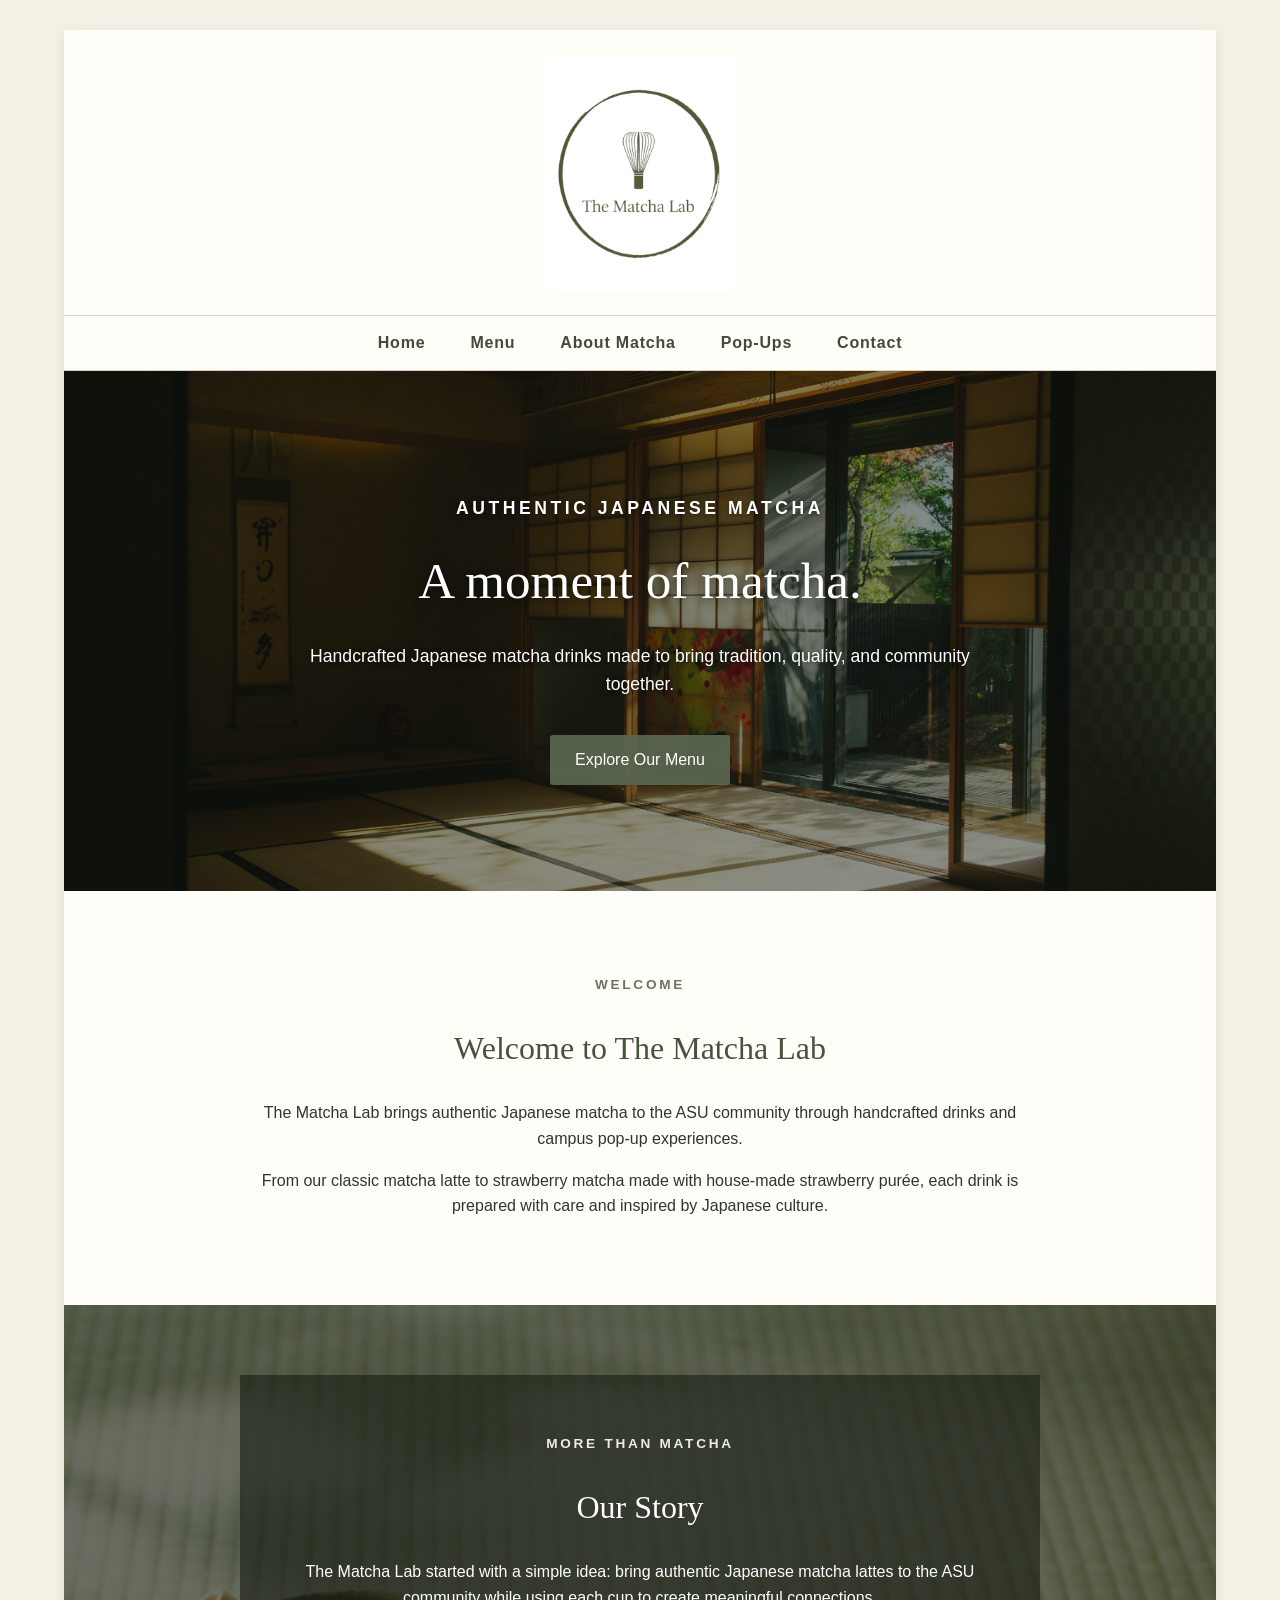
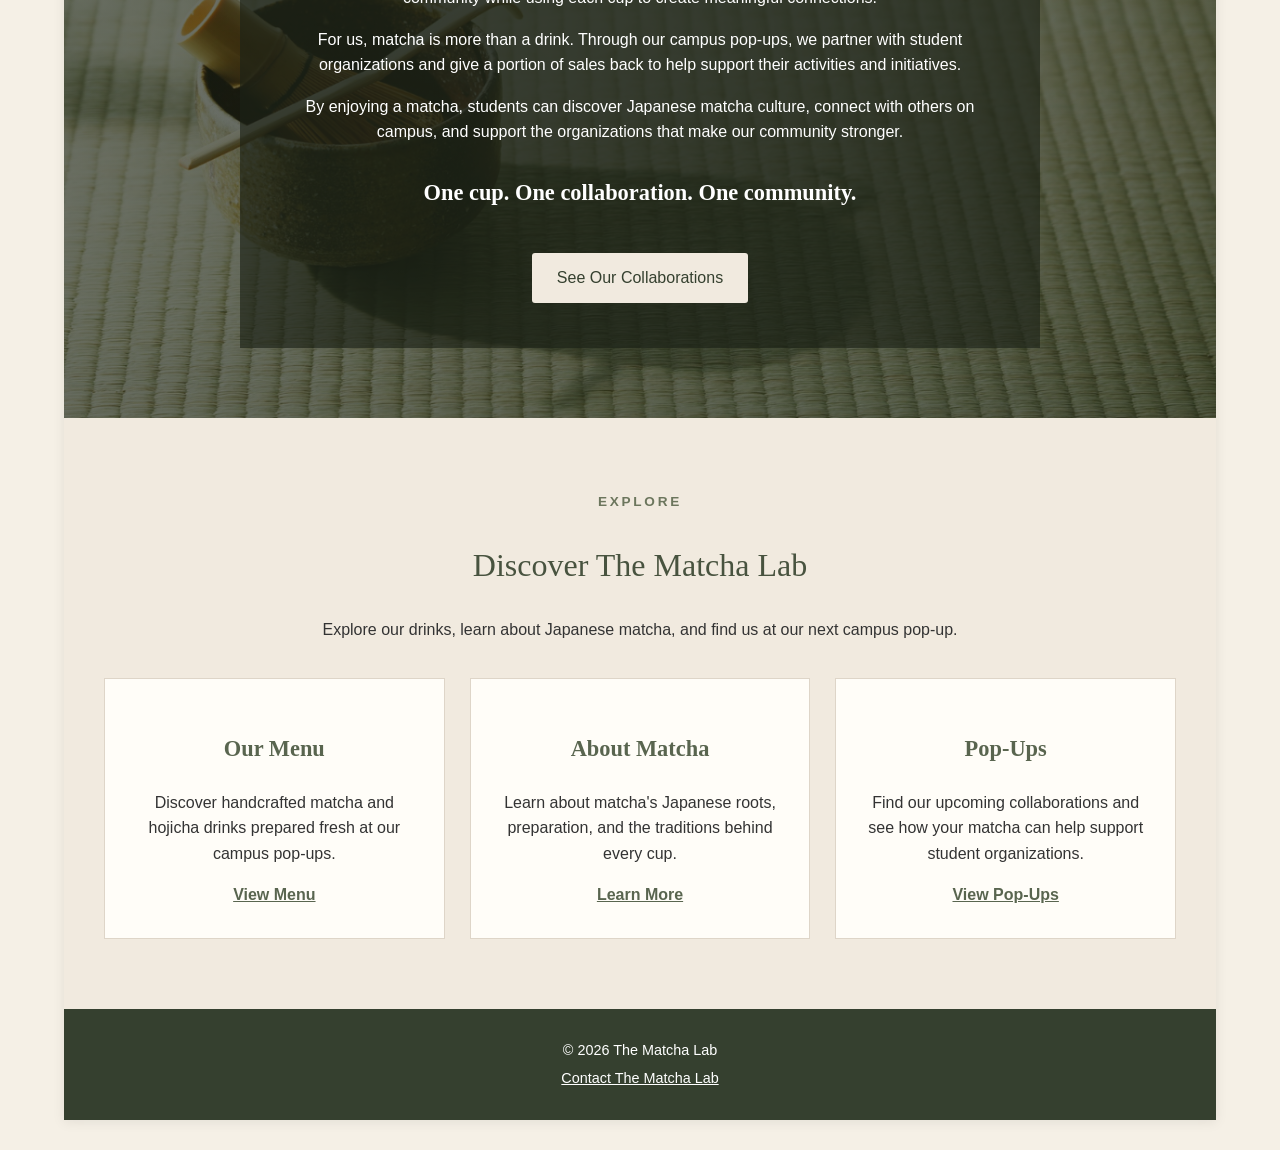
<file: index.html>
<!DOCTYPE html>
<html lang="en">

<head>

    <!-- Google tag (gtag.js) -->
    <script async src="https://www.googletagmanager.com/gtag/js?id=G-Q47TGG0F2C"></script>
    <script>
        window.dataLayer = window.dataLayer || [];
        function gtag(){dataLayer.push(arguments);}
        gtag('js', new Date());

        gtag('config', 'G-Q47TGG0F2C');
    </script>

    <meta charset="UTF-8">

    <meta name="viewport"
          content="width=device-width, initial-scale=1.0">

    <meta name="description"
          content="The Matcha Lab serves authentic Japanese matcha while building community and supporting student organizations through ASU campus pop-ups.">

    <title>The Matcha Lab | Home</title>

    <link rel="stylesheet" href="styles.css">

</head>

<body>

    <div id="wrapper">

        <header>
            <a href="index.html">
                <img src="TheMatchaLab_Logo.png"
                     alt="The Matcha Lab logo"
                     class="logo">
            </a>
        </header>

        <nav>
            <ul>
                <li><a href="index.html">Home</a></li>
                <li><a href="menu.html">Menu</a></li>
                <li><a href="about.html">About Matcha</a></li>
                <li><a href="popups.html">Pop-Ups</a></li>
                <li><a href="contact.html">Contact</a></li>
            </ul>
        </nav>

        <main>

            <section class="hero">

                <div class="hero-text">

                    <p class="eyebrow hero-eyebrow">
                        AUTHENTIC JAPANESE MATCHA
                    </p>

                    <h1>A moment of matcha.</h1>

                    <p>
                        Handcrafted Japanese matcha drinks made to bring
                        tradition, quality, and community together.
                    </p>

                    <a href="menu.html"
                       class="button hero-button">
                        Explore Our Menu
                    </a>

                </div>

            </section>


            <section class="welcome">

                <p class="eyebrow">
                    WELCOME
                </p>

                <h2>Welcome to The Matcha Lab</h2>

                <p>
                    The Matcha Lab brings authentic Japanese matcha to the
                    ASU community through handcrafted drinks and campus
                    pop-up experiences.
                </p>

                <p>
                    From our classic matcha latte to strawberry matcha
                    made with house-made strawberry purée, each drink is
                    prepared with care and inspired by Japanese culture.
                </p>

            </section>


            <section class="our-story">

                <div class="story-overlay">

                    <p class="eyebrow story-eyebrow">
                        MORE THAN MATCHA
                    </p>

                    <h2>Our Story</h2>

                    <p>
                        The Matcha Lab started with a simple idea:
                        bring authentic Japanese matcha lattes to the
                        ASU community while using each cup to create
                        meaningful connections.
                    </p>

                    <p>
                        For us, matcha is more than a drink. Through our
                        campus pop-ups, we partner with student
                        organizations and give a portion of sales back
                        to help support their activities and initiatives.
                    </p>

                    <p>
                        By enjoying a matcha, students can discover
                        Japanese matcha culture, connect with others
                        on campus, and support the organizations that
                        make our community stronger.
                    </p>

                    <p class="story-message">
                        One cup. One collaboration. One community.
                    </p>

                    <a href="popups.html"
                       class="button story-button">
                        See Our Collaborations
                    </a>

                </div>

            </section>


            <section class="discover">

                <p class="eyebrow">
                    EXPLORE
                </p>

                <h2>Discover The Matcha Lab</h2>

                <p>
                    Explore our drinks, learn about Japanese matcha,
                    and find us at our next campus pop-up.
                </p>

                <div class="cards">

                    <article>

                        <h3>Our Menu</h3>

                        <p>
                            Discover handcrafted matcha and hojicha
                            drinks prepared fresh at our campus pop-ups.
                        </p>

                        <a href="menu.html"
                           class="text-link">
                            View Menu
                        </a>

                    </article>


                    <article>

                        <h3>About Matcha</h3>

                        <p>
                            Learn about matcha's Japanese roots,
                            preparation, and the traditions behind
                            every cup.
                        </p>

                        <a href="about.html"
                           class="text-link">
                            Learn More
                        </a>

                    </article>


                    <article>

                        <h3>Pop-Ups</h3>

                        <p>
                            Find our upcoming collaborations and see
                            how your matcha can help support student
                            organizations.
                        </p>

                        <a href="popups.html"
                           class="text-link">
                            View Pop-Ups
                        </a>

                    </article>

                </div>

            </section>

        </main>


        <footer>

            <p>
                &copy; 2026 The Matcha Lab
            </p>

            <p>
                <a href="mailto:shayama@asu.edu">
                    Contact The Matcha Lab
                </a>
            </p>

        </footer>

    </div>

</body>

</html>
</file>
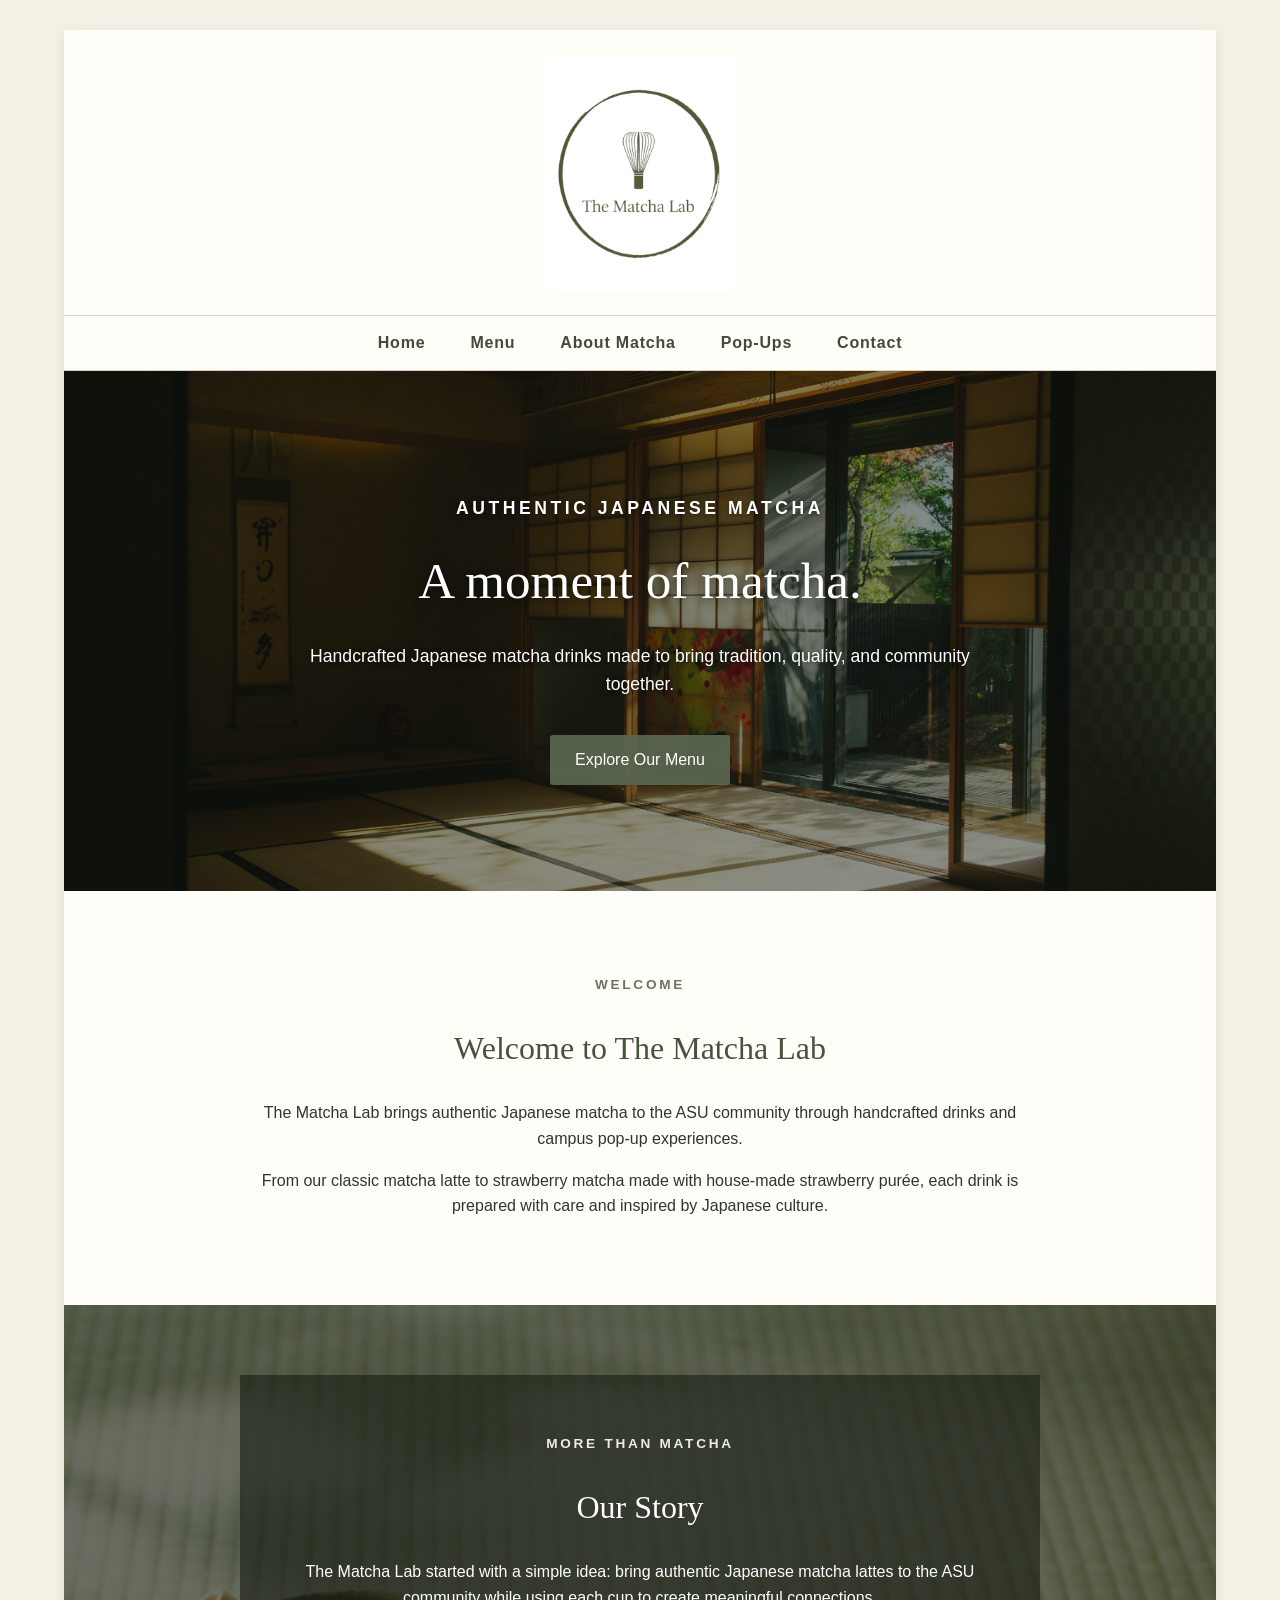
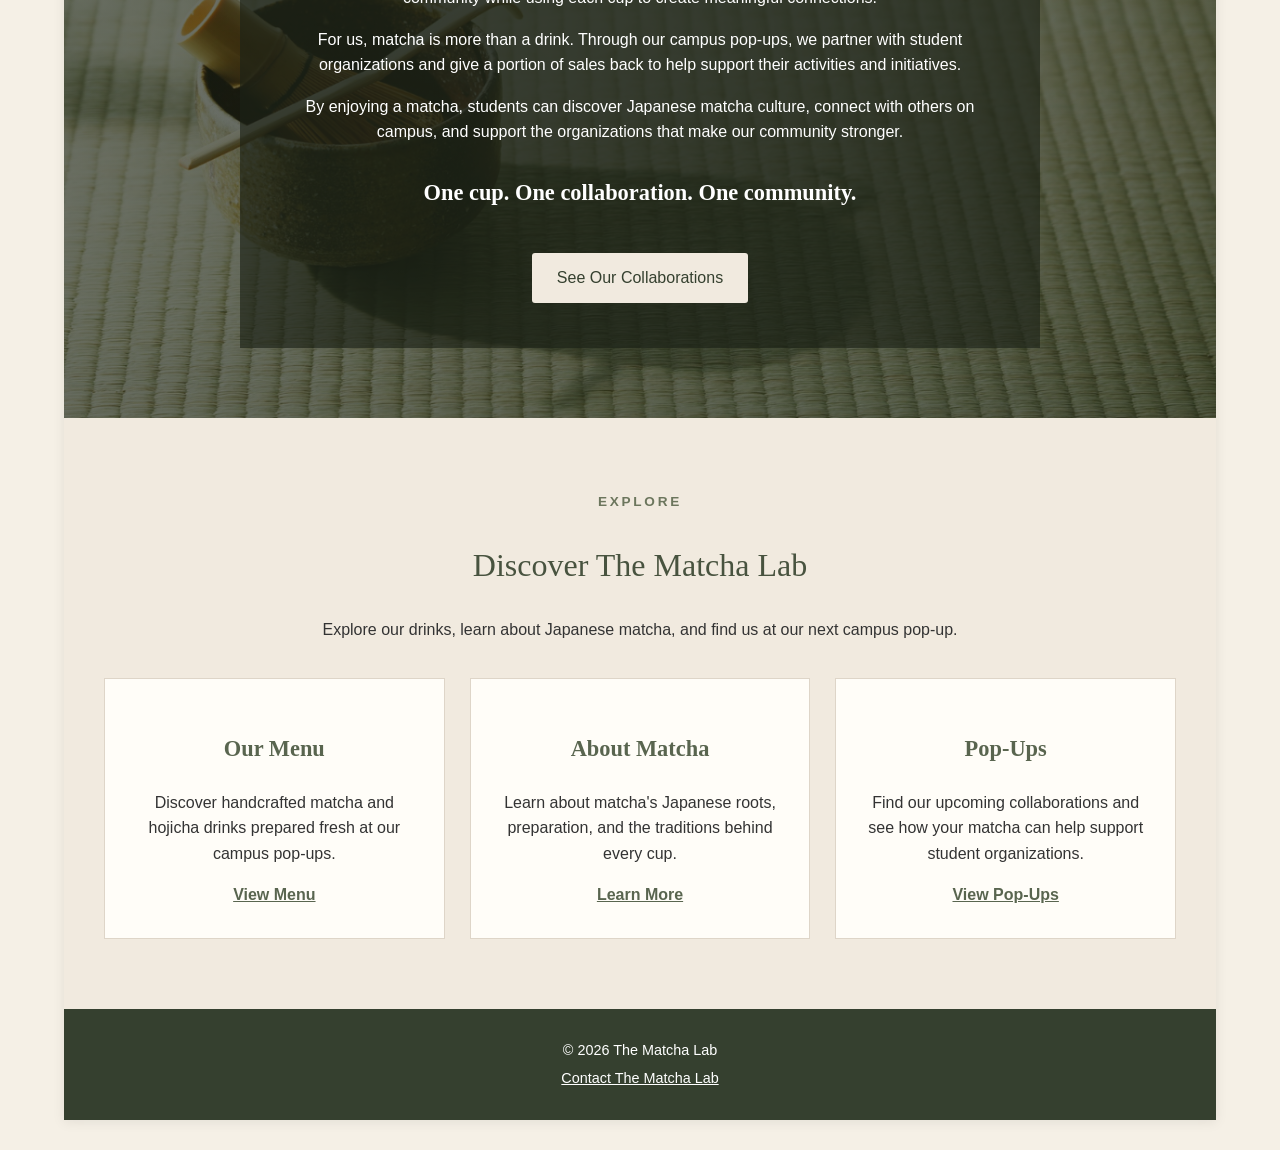
<file: matchalab/index.html>
<!DOCTYPE html>
<html lang="en">

<head>

    <!-- Google tag (gtag.js) -->
    <script async src="https://www.googletagmanager.com/gtag/js?id=G-Q47TGG0F2C"></script>
    <script>
        window.dataLayer = window.dataLayer || [];
        function gtag(){dataLayer.push(arguments);}
        gtag('js', new Date());

        gtag('config', 'G-Q47TGG0F2C');
    </script>

    <meta charset="UTF-8">

    <meta name="viewport"
          content="width=device-width, initial-scale=1.0">

    <meta name="description"
          content="The Matcha Lab serves authentic Japanese matcha while building community and supporting student organizations through ASU campus pop-ups.">

    <title>The Matcha Lab | Home</title>

    <link rel="stylesheet" href="styles.css">

</head>

<body>

    <div id="wrapper">

        <header>
            <a href="index.html">
                <img src="TheMatchaLab_Logo.png"
                     alt="The Matcha Lab logo"
                     class="logo">
            </a>
        </header>

        <nav>
            <ul>
                <li><a href="index.html">Home</a></li>
                <li><a href="menu.html">Menu</a></li>
                <li><a href="about.html">About Matcha</a></li>
                <li><a href="popups.html">Pop-Ups</a></li>
                <li><a href="contact.html">Contact</a></li>
            </ul>
        </nav>

        <main>

            <section class="hero">

                <div class="hero-text">

                    <p class="eyebrow hero-eyebrow">
                        AUTHENTIC JAPANESE MATCHA
                    </p>

                    <h1>A moment of matcha.</h1>

                    <p>
                        Handcrafted Japanese matcha drinks made to bring
                        tradition, quality, and community together.
                    </p>

                    <a href="menu.html"
                       class="button hero-button">
                        Explore Our Menu
                    </a>

                </div>

            </section>


            <section class="welcome">

                <p class="eyebrow">
                    WELCOME
                </p>

                <h2>Welcome to The Matcha Lab</h2>

                <p>
                    The Matcha Lab brings authentic Japanese matcha to the
                    ASU community through handcrafted drinks and campus
                    pop-up experiences.
                </p>

                <p>
                    From our classic matcha latte to strawberry matcha
                    made with house-made strawberry purée, each drink is
                    prepared with care and inspired by Japanese culture.
                </p>

            </section>


            <section class="our-story">

                <div class="story-overlay">

                    <p class="eyebrow story-eyebrow">
                        MORE THAN MATCHA
                    </p>

                    <h2>Our Story</h2>

                    <p>
                        The Matcha Lab started with a simple idea:
                        bring authentic Japanese matcha lattes to the
                        ASU community while using each cup to create
                        meaningful connections.
                    </p>

                    <p>
                        For us, matcha is more than a drink. Through our
                        campus pop-ups, we partner with student
                        organizations and give a portion of sales back
                        to help support their activities and initiatives.
                    </p>

                    <p>
                        By enjoying a matcha, students can discover
                        Japanese matcha culture, connect with others
                        on campus, and support the organizations that
                        make our community stronger.
                    </p>

                    <p class="story-message">
                        One cup. One collaboration. One community.
                    </p>

                    <a href="popups.html"
                       class="button story-button">
                        See Our Collaborations
                    </a>

                </div>

            </section>


            <section class="discover">

                <p class="eyebrow">
                    EXPLORE
                </p>

                <h2>Discover The Matcha Lab</h2>

                <p>
                    Explore our drinks, learn about Japanese matcha,
                    and find us at our next campus pop-up.
                </p>

                <div class="cards">

                    <article>

                        <h3>Our Menu</h3>

                        <p>
                            Discover handcrafted matcha and hojicha
                            drinks prepared fresh at our campus pop-ups.
                        </p>

                        <a href="menu.html"
                           class="text-link">
                            View Menu
                        </a>

                    </article>


                    <article>

                        <h3>About Matcha</h3>

                        <p>
                            Learn about matcha's Japanese roots,
                            preparation, and the traditions behind
                            every cup.
                        </p>

                        <a href="about.html"
                           class="text-link">
                            Learn More
                        </a>

                    </article>


                    <article>

                        <h3>Pop-Ups</h3>

                        <p>
                            Find our upcoming collaborations and see
                            how your matcha can help support student
                            organizations.
                        </p>

                        <a href="popups.html"
                           class="text-link">
                            View Pop-Ups
                        </a>

                    </article>

                </div>

            </section>

        </main>


        <footer>

            <p>
                &copy; 2026 The Matcha Lab
            </p>

            <p>
                <a href="mailto:shayama@asu.edu">
                    Contact The Matcha Lab
                </a>
            </p>

        </footer>

    </div>

</body>

</html>
</file>
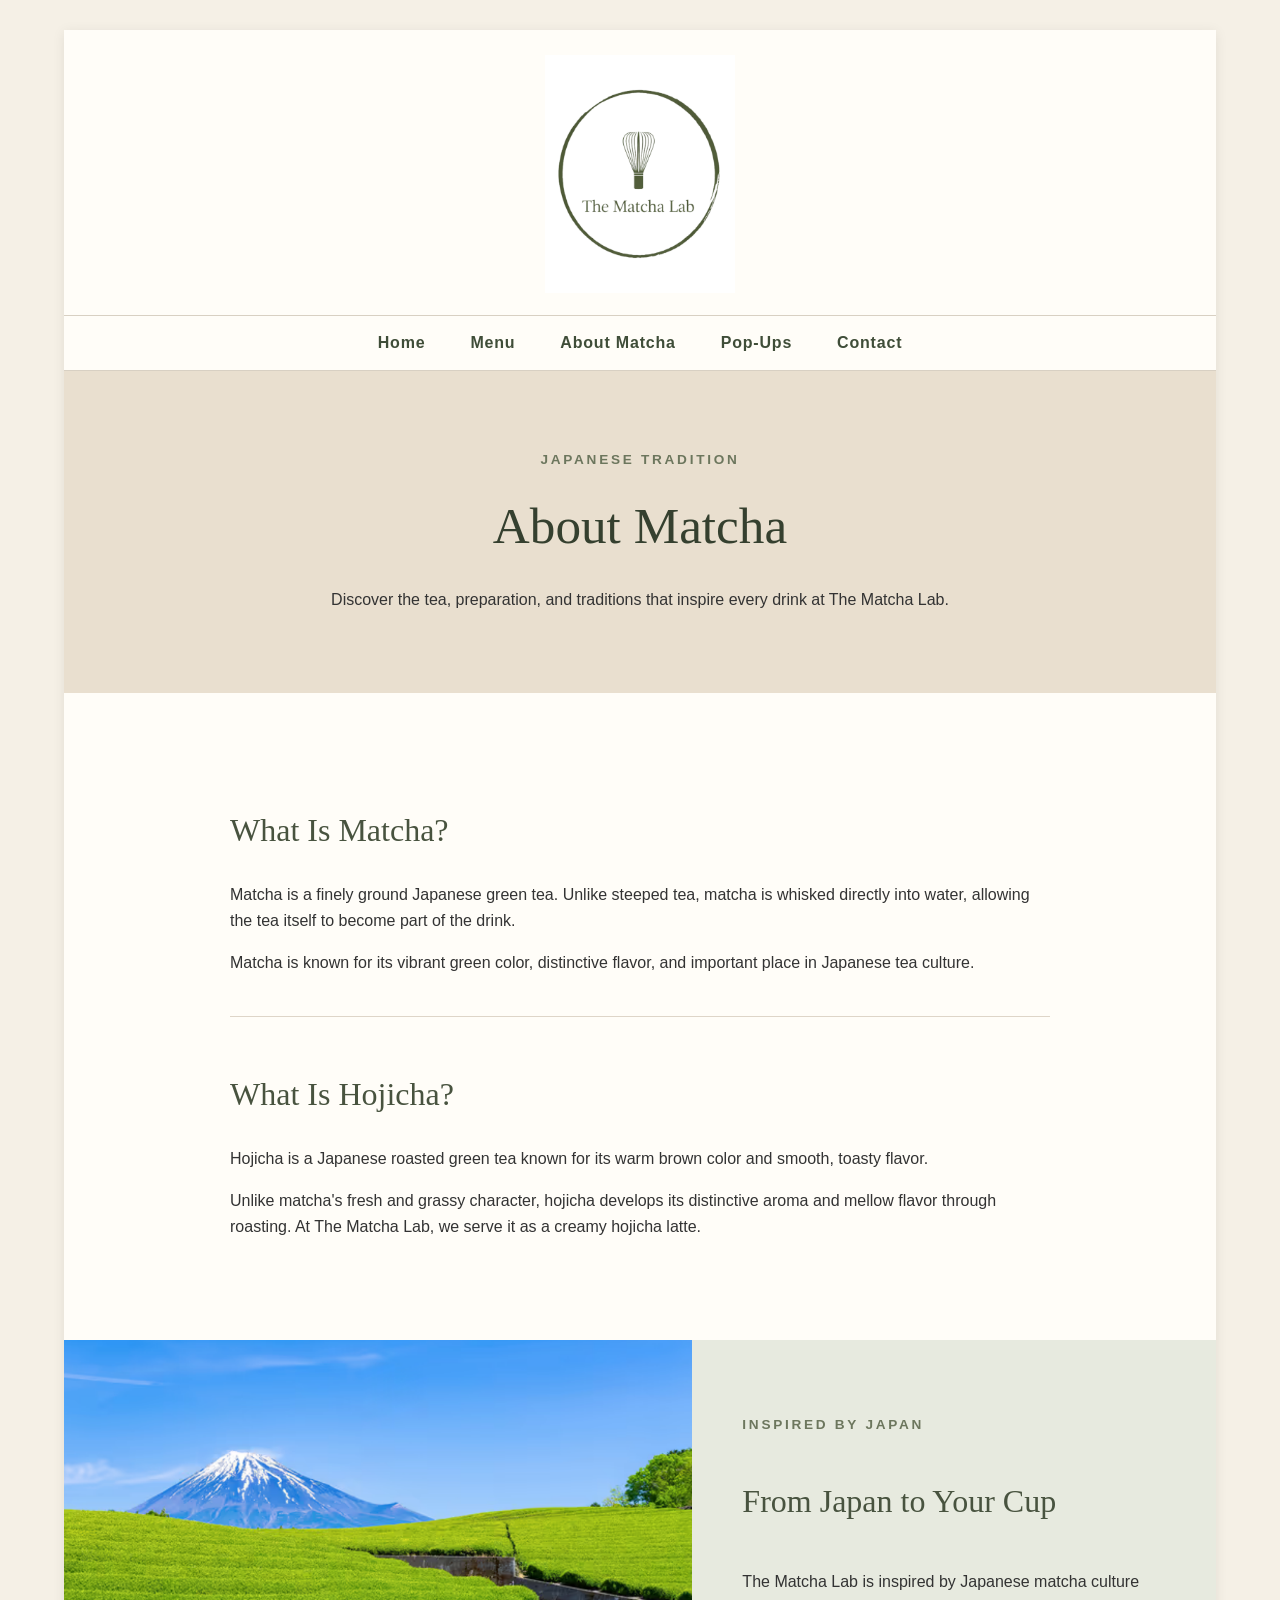
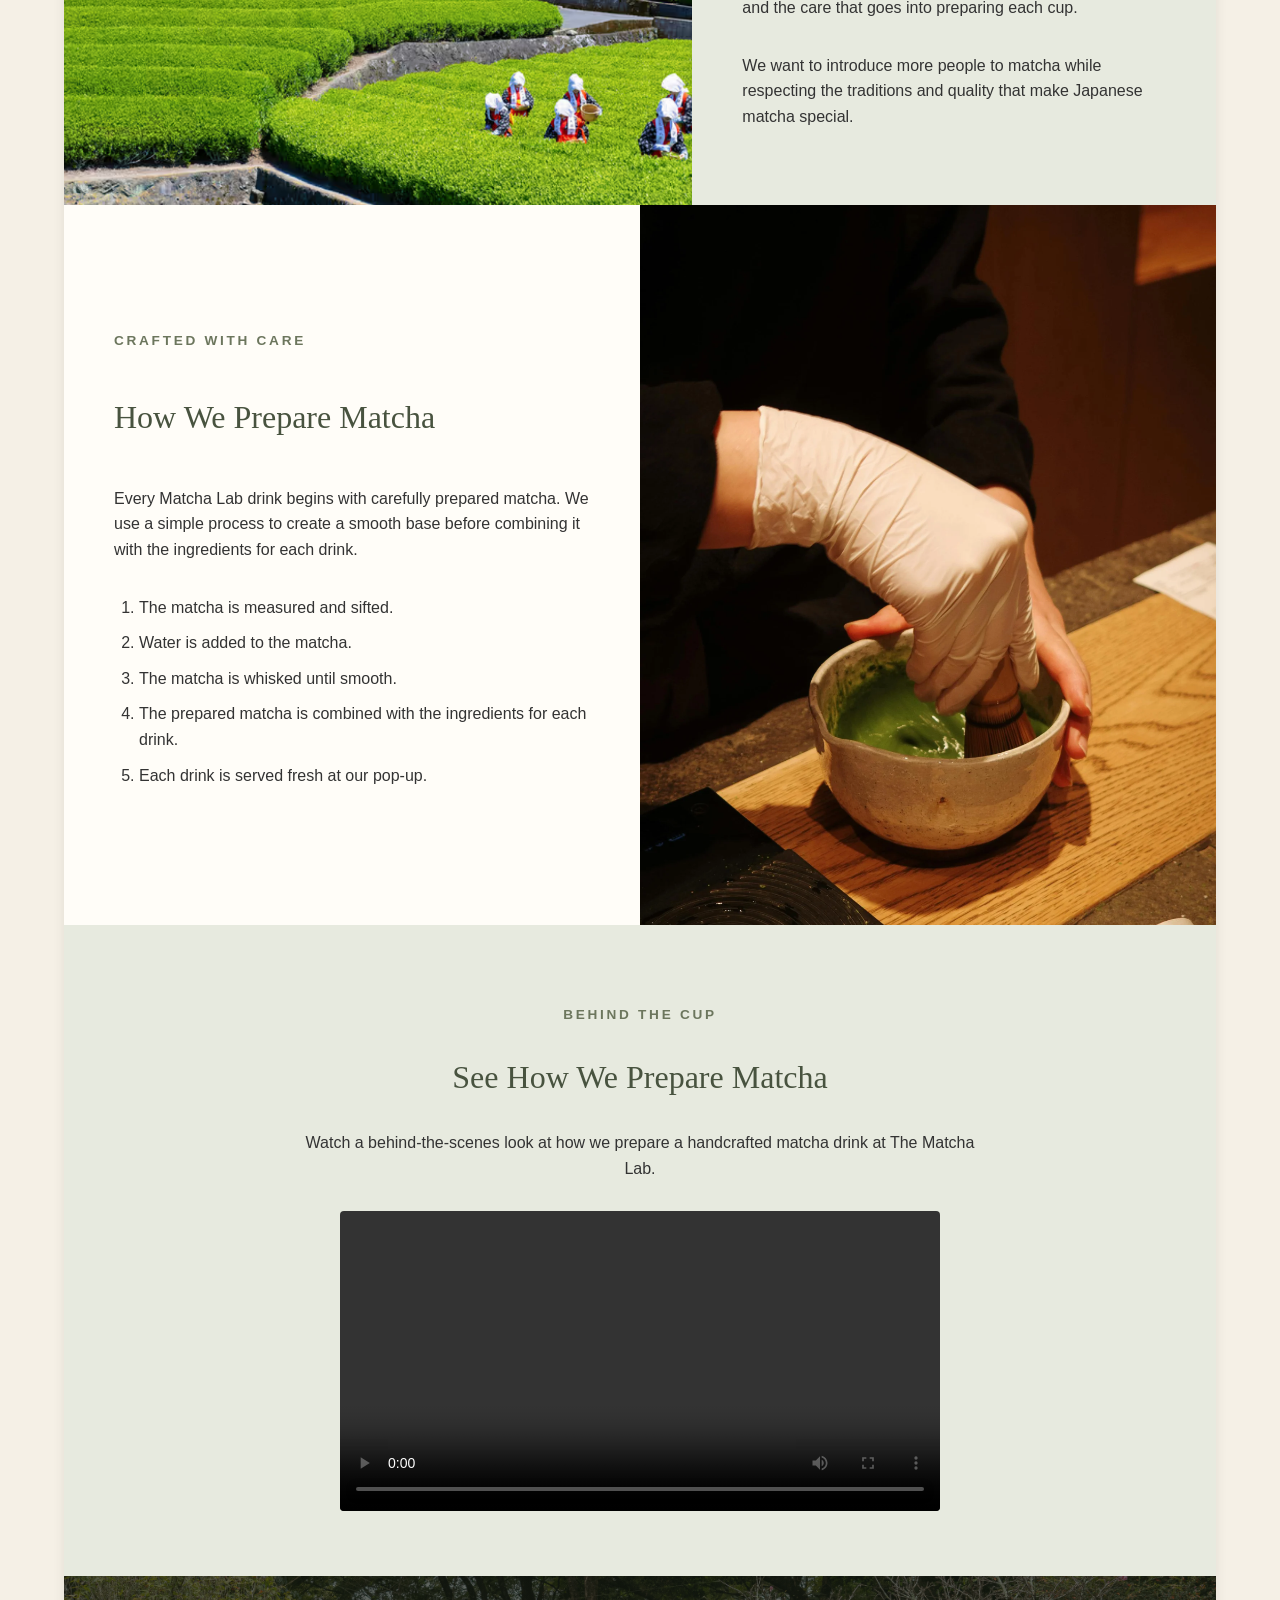
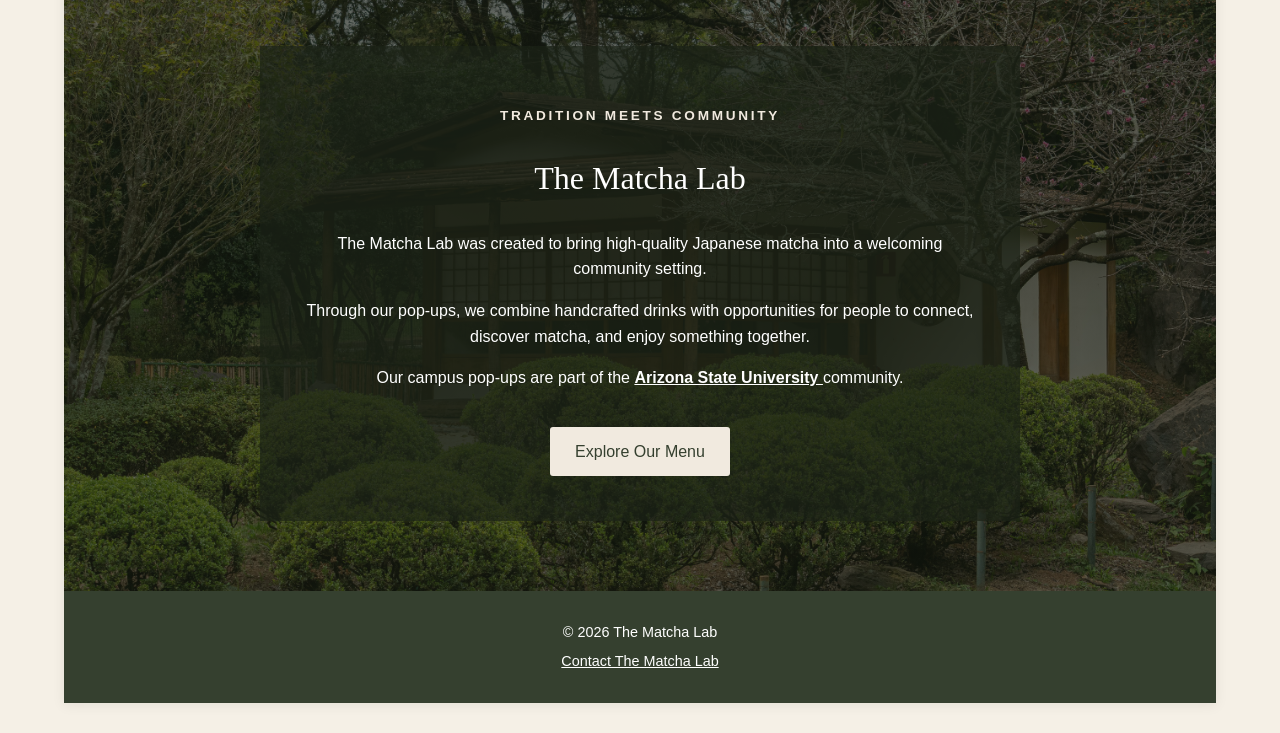
<file: about.html>
<!DOCTYPE html>
<html lang="en">

<head>

    <!-- Google tag (gtag.js) -->
    <script async src="https://www.googletagmanager.com/gtag/js?id=G-Q47TGG0F2C"></script>
    <script>
        window.dataLayer = window.dataLayer || [];
        function gtag(){dataLayer.push(arguments);}
        gtag('js', new Date());

        gtag('config', 'G-Q47TGG0F2C');
    </script>

    <meta charset="UTF-8">

    <meta name="viewport"
          content="width=device-width, initial-scale=1.0">

    <meta name="description"
          content="Learn about Japanese matcha and hojicha, how The Matcha Lab prepares matcha drinks, and the Japanese tea culture that inspires our ASU pop-ups.">

    <title>The Matcha Lab | About Matcha</title>

    <link rel="stylesheet" href="styles.css">

</head>

<body>

    <div id="wrapper">

        <header>
            <a href="index.html">
                <img src="TheMatchaLab_Logo.png"
                     alt="The Matcha Lab logo"
                     class="logo">
            </a>
        </header>

        <nav>
            <ul>
                <li><a href="index.html">Home</a></li>
                <li><a href="menu.html">Menu</a></li>
                <li><a href="about.html">About Matcha</a></li>
                <li><a href="popups.html">Pop-Ups</a></li>
                <li><a href="contact.html">Contact</a></li>
            </ul>
        </nav>

        <main>

            <section class="page-heading">

                <p class="eyebrow">
                    JAPANESE TRADITION
                </p>

                <h1>About Matcha</h1>

                <p>
                    Discover the tea, preparation, and traditions that
                    inspire every drink at The Matcha Lab.
                </p>

            </section>


            <section class="about-section">

                <div class="about-block">

                    <h2>What Is Matcha?</h2>

                    <p>
                        Matcha is a finely ground Japanese green tea.
                        Unlike steeped tea, matcha is whisked directly
                        into water, allowing the tea itself to become
                        part of the drink.
                    </p>

                    <p>
                        Matcha is known for its vibrant green color,
                        distinctive flavor, and important place in
                        Japanese tea culture.
                    </p>

                </div>


                <div class="about-block">

                    <h2>What Is Hojicha?</h2>

                    <p>
                        Hojicha is a Japanese roasted green tea known
                        for its warm brown color and smooth, toasty
                        flavor.
                    </p>

                    <p>
                        Unlike matcha's fresh and grassy character,
                        hojicha develops its distinctive aroma and
                        mellow flavor through roasting. At The Matcha
                        Lab, we serve it as a creamy hojicha latte.
                    </p>

                </div>

            </section>


            <section class="origin-section">

                <div class="origin-image">

                    <img src="matchafieldphoto.png"
                         alt="Japanese green tea fields with Mount Fuji">

                </div>

                <div class="origin-content">

                    <p class="eyebrow">
                        INSPIRED BY JAPAN
                    </p>

                    <h2>From Japan to Your Cup</h2>

                    <p>
                        The Matcha Lab is inspired by Japanese matcha
                        culture and the care that goes into preparing
                        each cup.
                    </p>

                    <p>
                        We want to introduce more people to matcha
                        while respecting the traditions and quality
                        that make Japanese matcha special.
                    </p>

                </div>

            </section>


            <section class="preparation-section">

                <div class="preparation-content">

                    <p class="eyebrow">
                        CRAFTED WITH CARE
                    </p>

                    <h2>How We Prepare Matcha</h2>

                    <p>
                        Every Matcha Lab drink begins with carefully
                        prepared matcha. We use a simple process to
                        create a smooth base before combining it with
                        the ingredients for each drink.
                    </p>

                    <ol class="matcha-steps">

                        <li>
                            The matcha is measured and sifted.
                        </li>

                        <li>
                            Water is added to the matcha.
                        </li>

                        <li>
                            The matcha is whisked until smooth.
                        </li>

                        <li>
                            The prepared matcha is combined with the
                            ingredients for each drink.
                        </li>

                        <li>
                            Each drink is served fresh at our pop-up.
                        </li>

                    </ol>

                </div>


                <div class="preparation-image">

                    <img src="matchawhiskphoto.png"
                         alt="Matcha being whisked with a bamboo whisk">

                </div>

            </section>


            <section class="video-section">

                <p class="eyebrow">
                    BEHIND THE CUP
                </p>

                <h2>See How We Prepare Matcha</h2>

                <p>
                    Watch a behind-the-scenes look at how we prepare
                    a handcrafted matcha drink at The Matcha Lab.
                </p>

                <video controls>

                    <source src="matcha-preparation.mp4"
                            type="video/mp4">

                    Your browser does not support the video element.

                </video>

            </section>


            <section class="story about-story">

                <div class="about-story-overlay">

                    <p class="eyebrow story-eyebrow">
                        TRADITION MEETS COMMUNITY
                    </p>

                    <h2>The Matcha Lab</h2>

                    <p>
                        The Matcha Lab was created to bring high-quality
                        Japanese matcha into a welcoming community
                        setting.
                    </p>

                    <p>
                        Through our pop-ups, we combine handcrafted
                        drinks with opportunities for people to connect,
                        discover matcha, and enjoy something together.
                    </p>

                    <p>
                        Our campus pop-ups are part of the
                        <a href="https://www.asu.edu/"
                           target="_blank"
                           rel="noopener noreferrer"
                           class="light-link">
                            Arizona State University
                        </a>
                        community.
                    </p>

                    <a href="menu.html"
                       class="button story-button">
                        Explore Our Menu
                    </a>

                </div>

            </section>

        </main>


        <footer>

            <p>
                &copy; 2026 The Matcha Lab
            </p>

            <p>
                <a href="mailto:shayama@asu.edu">
                    Contact The Matcha Lab
                </a>
            </p>

        </footer>

    </div>

</body>

</html>
</file>
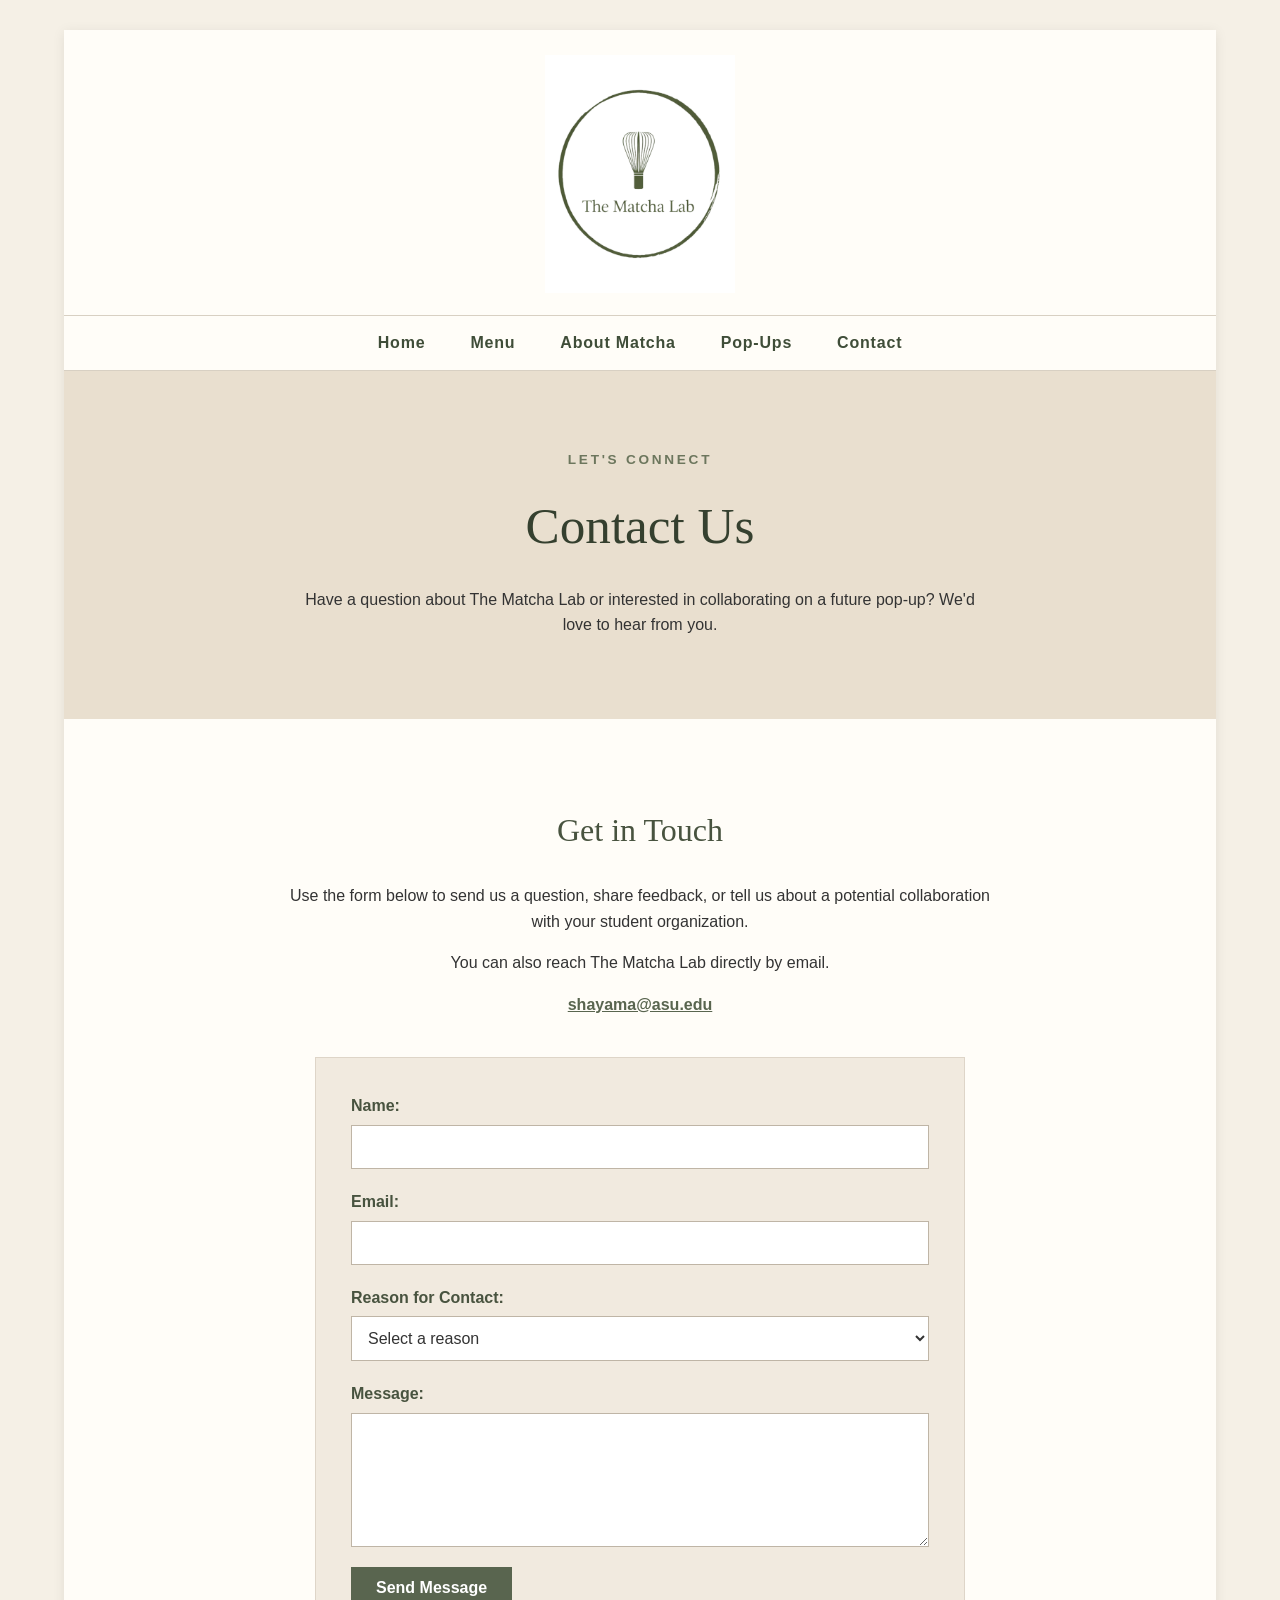
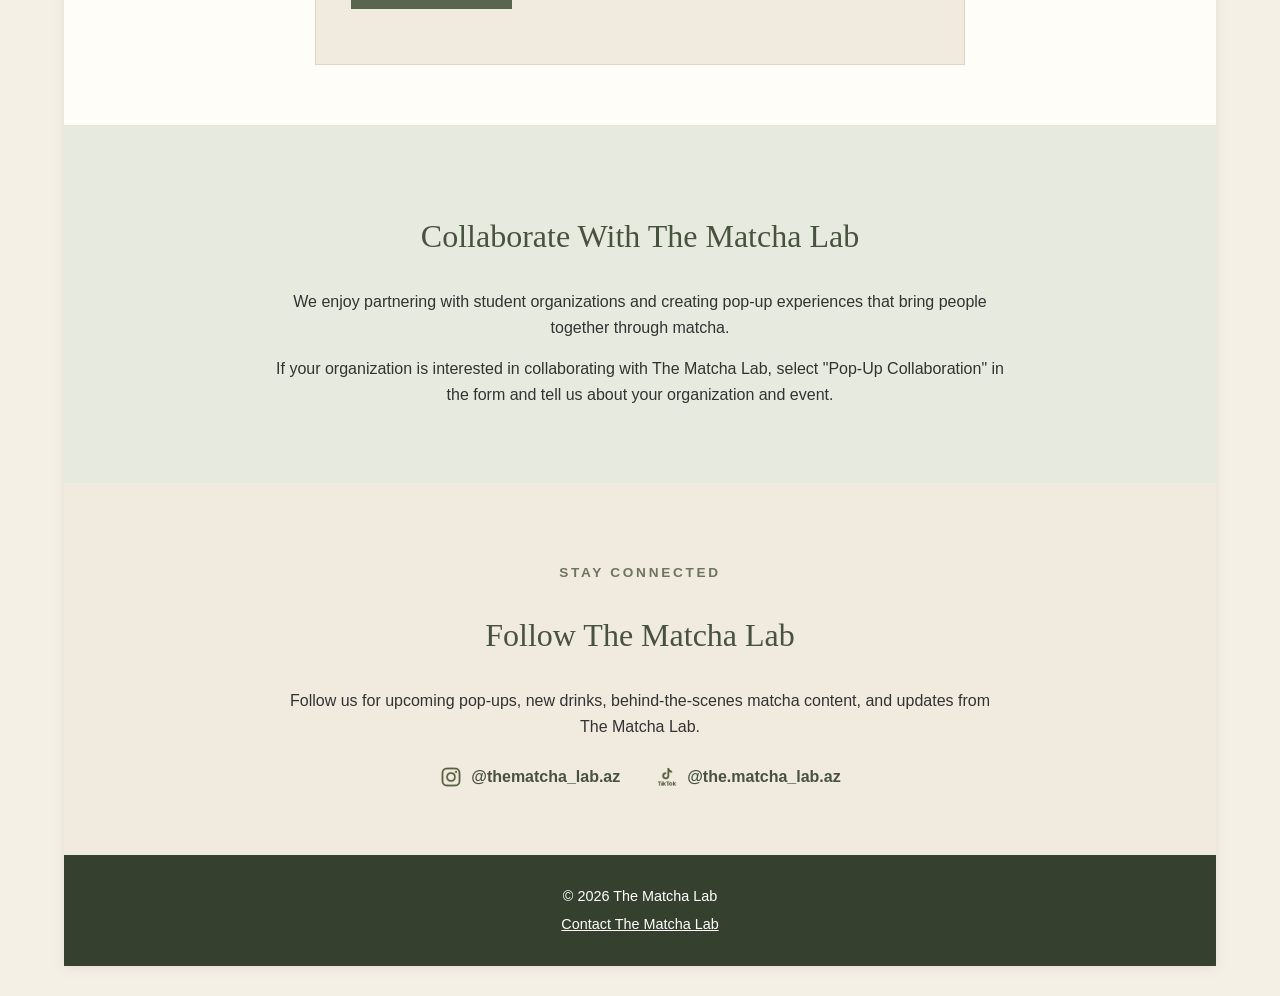
<file: contact.html>
<!DOCTYPE html>
<html lang="en">

<head>

    <!-- Google tag (gtag.js) -->
    <script async src="https://www.googletagmanager.com/gtag/js?id=G-Q47TGG0F2C"></script>
    <script>
        window.dataLayer = window.dataLayer || [];
        function gtag(){dataLayer.push(arguments);}
        gtag('js', new Date());

        gtag('config', 'G-Q47TGG0F2C');
    </script>

    <meta charset="UTF-8">

    <meta name="viewport"
          content="width=device-width, initial-scale=1.0">

    <meta name="description"
          content="Contact The Matcha Lab for questions, feedback, ASU student organization collaborations, and follow us on Instagram and TikTok.">

    <title>The Matcha Lab | Contact</title>

    <link rel="stylesheet" href="styles.css">

</head>

<body>

    <div id="wrapper">

        <header>
            <a href="index.html">
                <img src="TheMatchaLab_Logo.png"
                     alt="The Matcha Lab logo"
                     class="logo">
            </a>
        </header>

        <nav>
            <ul>
                <li><a href="index.html">Home</a></li>
                <li><a href="menu.html">Menu</a></li>
                <li><a href="about.html">About Matcha</a></li>
                <li><a href="popups.html">Pop-Ups</a></li>
                <li><a href="contact.html">Contact</a></li>
            </ul>
        </nav>

        <main>

            <section class="page-heading">

                <p class="eyebrow">
                    LET'S CONNECT
                </p>

                <h1>Contact Us</h1>

                <p>
                    Have a question about The Matcha Lab or interested
                    in collaborating on a future pop-up? We'd love to
                    hear from you.
                </p>

            </section>


            <section class="contact-section">

                <div class="contact-intro">

                    <h2>Get in Touch</h2>

                    <p>
                        Use the form below to send us a question,
                        share feedback, or tell us about a potential
                        collaboration with your student organization.
                    </p>

                    <p>
                        You can also reach The Matcha Lab directly
                        by email.
                    </p>

                    <p>
                        <a href="mailto:shayama@asu.edu"
                           class="contact-email">
                            shayama@asu.edu
                        </a>
                    </p>

                </div>


                <form action="#" method="post">

                    <div class="form-row">

                        <label for="name">
                            Name:
                        </label>

                        <input type="text"
                               id="name"
                               name="name"
                               required>

                    </div>


                    <div class="form-row">

                        <label for="email">
                            Email:
                        </label>

                        <input type="email"
                               id="email"
                               name="email"
                               required>

                    </div>


                    <div class="form-row">

                        <label for="reason">
                            Reason for Contact:
                        </label>

                        <select id="reason"
                                name="reason"
                                required>

                            <option value="">
                                Select a reason
                            </option>

                            <option value="general">
                                General Question
                            </option>

                            <option value="collaboration">
                                Pop-Up Collaboration
                            </option>

                            <option value="menu">
                                Menu Question
                            </option>

                            <option value="feedback">
                                Feedback
                            </option>

                        </select>

                    </div>


                    <div class="form-row">

                        <label for="message">
                            Message:
                        </label>

                        <textarea id="message"
                                  name="message"
                                  rows="6"
                                  required></textarea>

                    </div>


                    <div class="form-row">

                        <input type="submit"
                               value="Send Message"
                               class="submit-button">

                    </div>

                </form>

            </section>


            <section class="collaboration-section">

                <h2>Collaborate With The Matcha Lab</h2>

                <p>
                    We enjoy partnering with student organizations
                    and creating pop-up experiences that bring people
                    together through matcha.
                </p>

                <p>
                    If your organization is interested in collaborating
                    with The Matcha Lab, select "Pop-Up Collaboration"
                    in the form and tell us about your organization
                    and event.
                </p>

            </section>


            <section class="social-section">

                <p class="eyebrow">
                    STAY CONNECTED
                </p>

                <h2>Follow The Matcha Lab</h2>

                <p>
                    Follow us for upcoming pop-ups, new drinks,
                    behind-the-scenes matcha content, and updates
                    from The Matcha Lab.
                </p>

                <div class="social-links">


                    <a href="https://www.instagram.com/thematcha_lab.az/"
                       target="_blank"
                       rel="noopener noreferrer"
                       class="social-link">

                        <img src="instagram.png"
                             alt="Instagram logo">

                        <span>
                            @thematcha_lab.az
                        </span>

                    </a>


                    <a href="https://www.tiktok.com/@the.matcha_lab.az"
                       target="_blank"
                       rel="noopener noreferrer"
                       class="social-link">

                        <img src="tiktok.png"
                             alt="TikTok logo">

                        <span>
                            @the.matcha_lab.az
                        </span>

                    </a>

                </div>

            </section>

        </main>


        <footer>

            <p>
                &copy; 2026 The Matcha Lab
            </p>

            <p>
                <a href="mailto:shayama@asu.edu">
                    Contact The Matcha Lab
                </a>
            </p>

        </footer>

    </div>

</body>

</html>
</file>
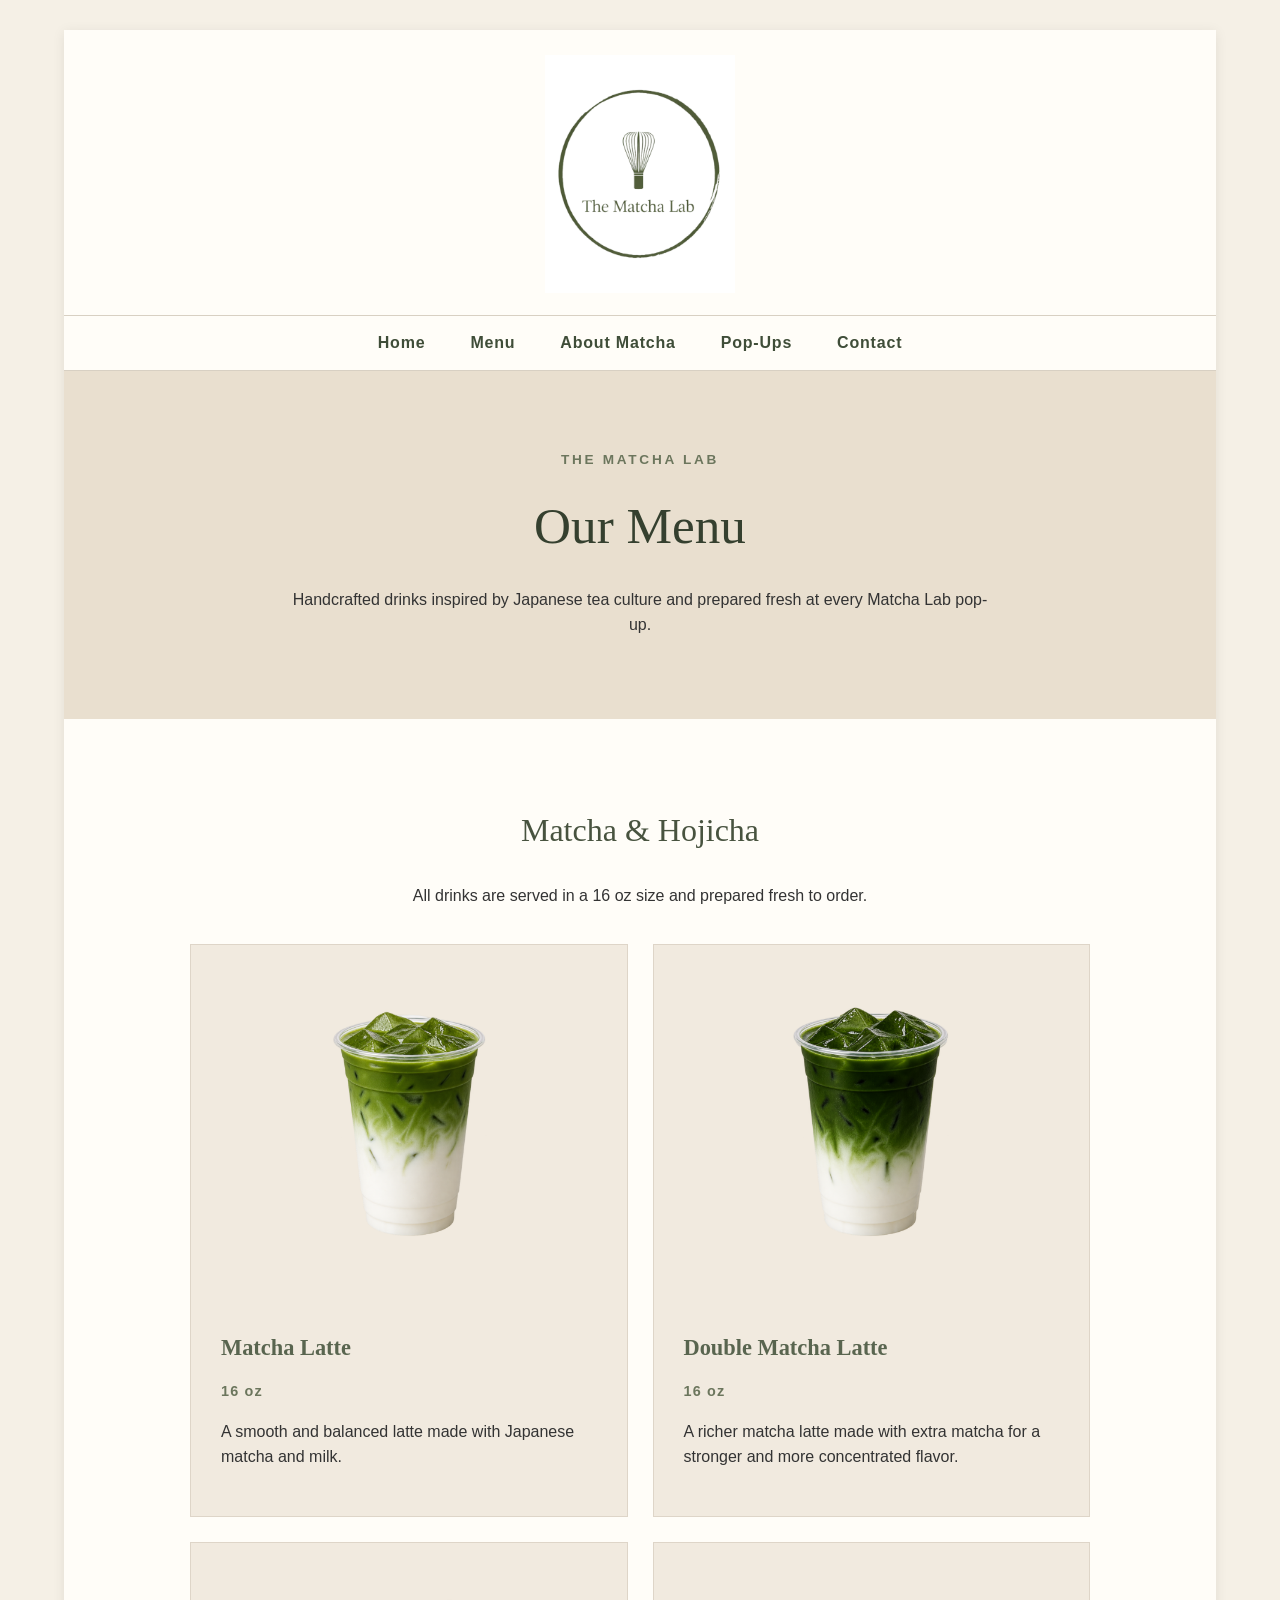
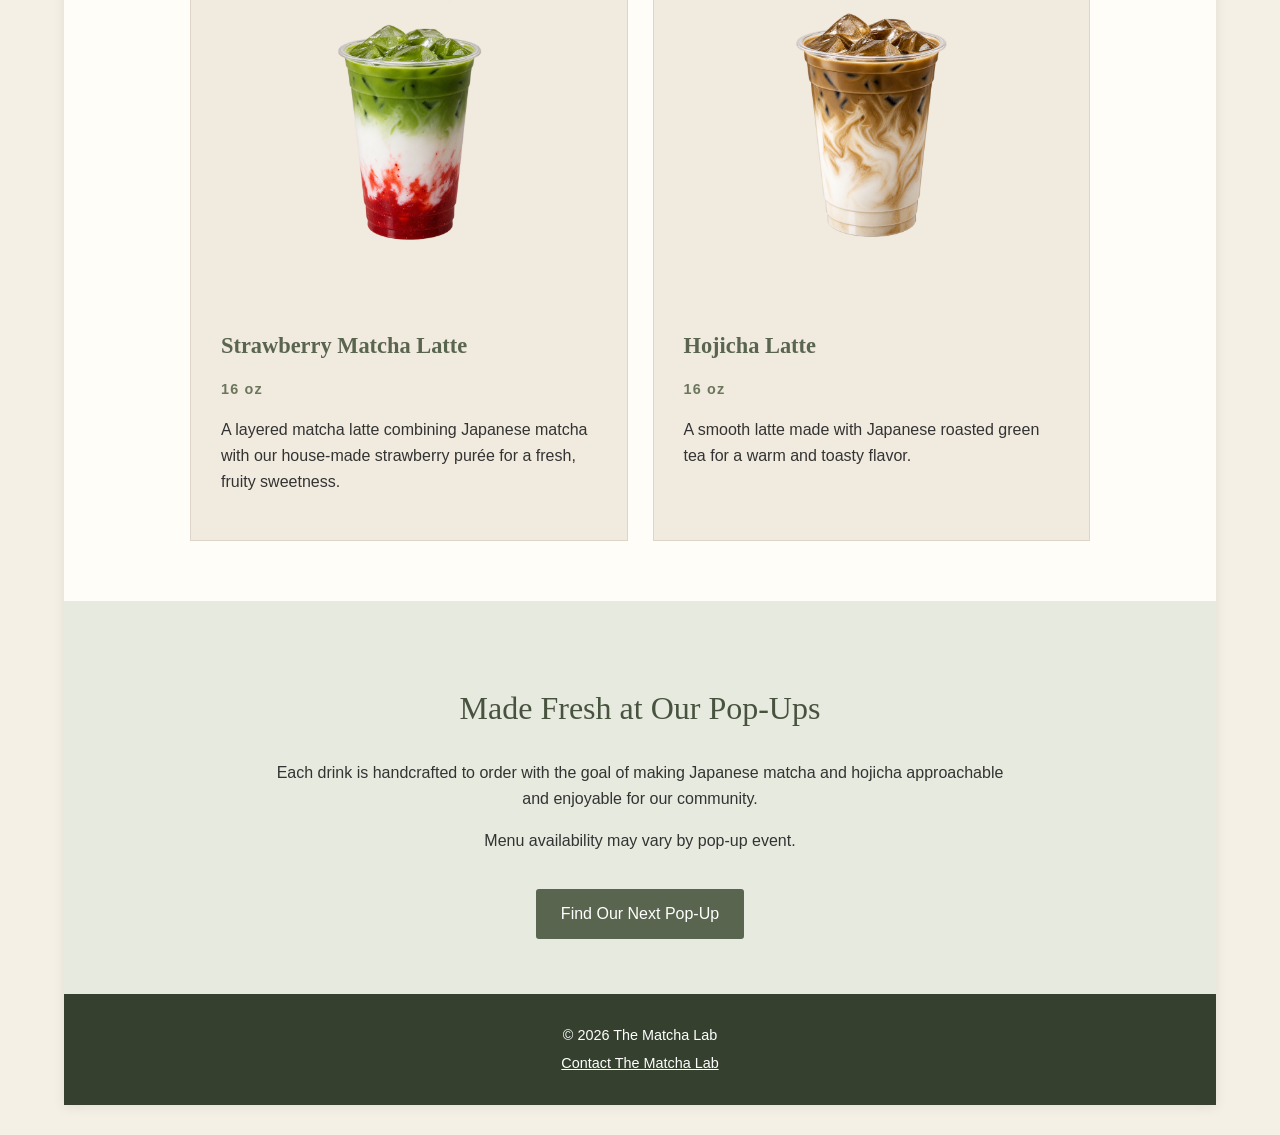
<file: menu.html>
<!DOCTYPE html>
<html lang="en">

<head>

    <!-- Google tag (gtag.js) -->
    <script async src="https://www.googletagmanager.com/gtag/js?id=G-Q47TGG0F2C"></script>
    <script>
        window.dataLayer = window.dataLayer || [];
        function gtag(){dataLayer.push(arguments);}
        gtag('js', new Date());

        gtag('config', 'G-Q47TGG0F2C');
    </script>

    <meta charset="UTF-8">

    <meta name="viewport"
          content="width=device-width, initial-scale=1.0">

    <meta name="description"
          content="Explore The Matcha Lab menu featuring handcrafted 16 oz Japanese matcha and hojicha lattes.">

    <title>The Matcha Lab | Menu</title>

    <link rel="stylesheet" href="styles.css">

</head>

<body>

    <div id="wrapper">

        <header>
            <a href="index.html">
                <img src="TheMatchaLab_Logo.png"
                     alt="The Matcha Lab logo"
                     class="logo">
            </a>
        </header>

        <nav>
            <ul>
                <li><a href="index.html">Home</a></li>
                <li><a href="menu.html">Menu</a></li>
                <li><a href="about.html">About Matcha</a></li>
                <li><a href="popups.html">Pop-Ups</a></li>
                <li><a href="contact.html">Contact</a></li>
            </ul>
        </nav>

        <main>

            <section class="page-heading">

                <p class="eyebrow">
                    THE MATCHA LAB
                </p>

                <h1>Our Menu</h1>

                <p>
                    Handcrafted drinks inspired by Japanese tea culture
                    and prepared fresh at every Matcha Lab pop-up.
                </p>

            </section>


            <section class="menu-section">

                <h2>Matcha &amp; Hojicha</h2>

                <p class="section-intro">
                    All drinks are served in a 16 oz size and
                    prepared fresh to order.
                </p>

                <div class="menu-grid">


                    <article class="menu-item">

                        <div class="menu-image-area">

                            <img src="matchalatte.png"
                                 alt="Iced Matcha Latte"
                                 class="menu-image menu-image-large">

                        </div>

                        <div class="menu-content">

                            <h3>Matcha Latte</h3>

                            <p class="drink-size">
                                16 oz
                            </p>

                            <p>
                                A smooth and balanced latte made with
                                Japanese matcha and milk.
                            </p>

                        </div>

                    </article>


                    <article class="menu-item">

                        <div class="menu-image-area">

                            <img src="doublematchalatte.png"
                                 alt="Iced Double Matcha Latte"
                                 class="menu-image menu-image-large">

                        </div>

                        <div class="menu-content">

                            <h3>Double Matcha Latte</h3>

                            <p class="drink-size">
                                16 oz
                            </p>

                            <p>
                                A richer matcha latte made with extra
                                matcha for a stronger and more
                                concentrated flavor.
                            </p>

                        </div>

                    </article>


                    <article class="menu-item">

                        <div class="menu-image-area">

                            <img src="strawberrymatcha.png"
                                 alt="Iced Strawberry Matcha Latte"
                                 class="menu-image">

                        </div>

                        <div class="menu-content">

                            <h3>Strawberry Matcha Latte</h3>

                            <p class="drink-size">
                                16 oz
                            </p>

                            <p>
                                A layered matcha latte combining
                                Japanese matcha with our house-made
                                strawberry purée for a fresh, fruity
                                sweetness.
                            </p>

                        </div>

                    </article>


                    <article class="menu-item">

                        <div class="menu-image-area">

                            <img src="hojichalatte.png"
                                 alt="Iced Hojicha Latte"
                                 class="menu-image">

                        </div>

                        <div class="menu-content">

                            <h3>Hojicha Latte</h3>

                            <p class="drink-size">
                                16 oz
                            </p>

                            <p>
                                A smooth latte made with Japanese
                                roasted green tea for a warm and
                                toasty flavor.
                            </p>

                        </div>

                    </article>

                </div>

            </section>


            <section class="menu-note">

                <h2>Made Fresh at Our Pop-Ups</h2>

                <p>
                    Each drink is handcrafted to order with the goal
                    of making Japanese matcha and hojicha approachable
                    and enjoyable for our community.
                </p>

                <p>
                    Menu availability may vary by pop-up event.
                </p>

                <a href="popups.html"
                   class="button">
                    Find Our Next Pop-Up
                </a>

            </section>

        </main>


        <footer>

            <p>
                &copy; 2026 The Matcha Lab
            </p>

            <p>
                <a href="mailto:shayama@asu.edu">
                    Contact The Matcha Lab
                </a>
            </p>

        </footer>

    </div>

</body>

</html>
</file>
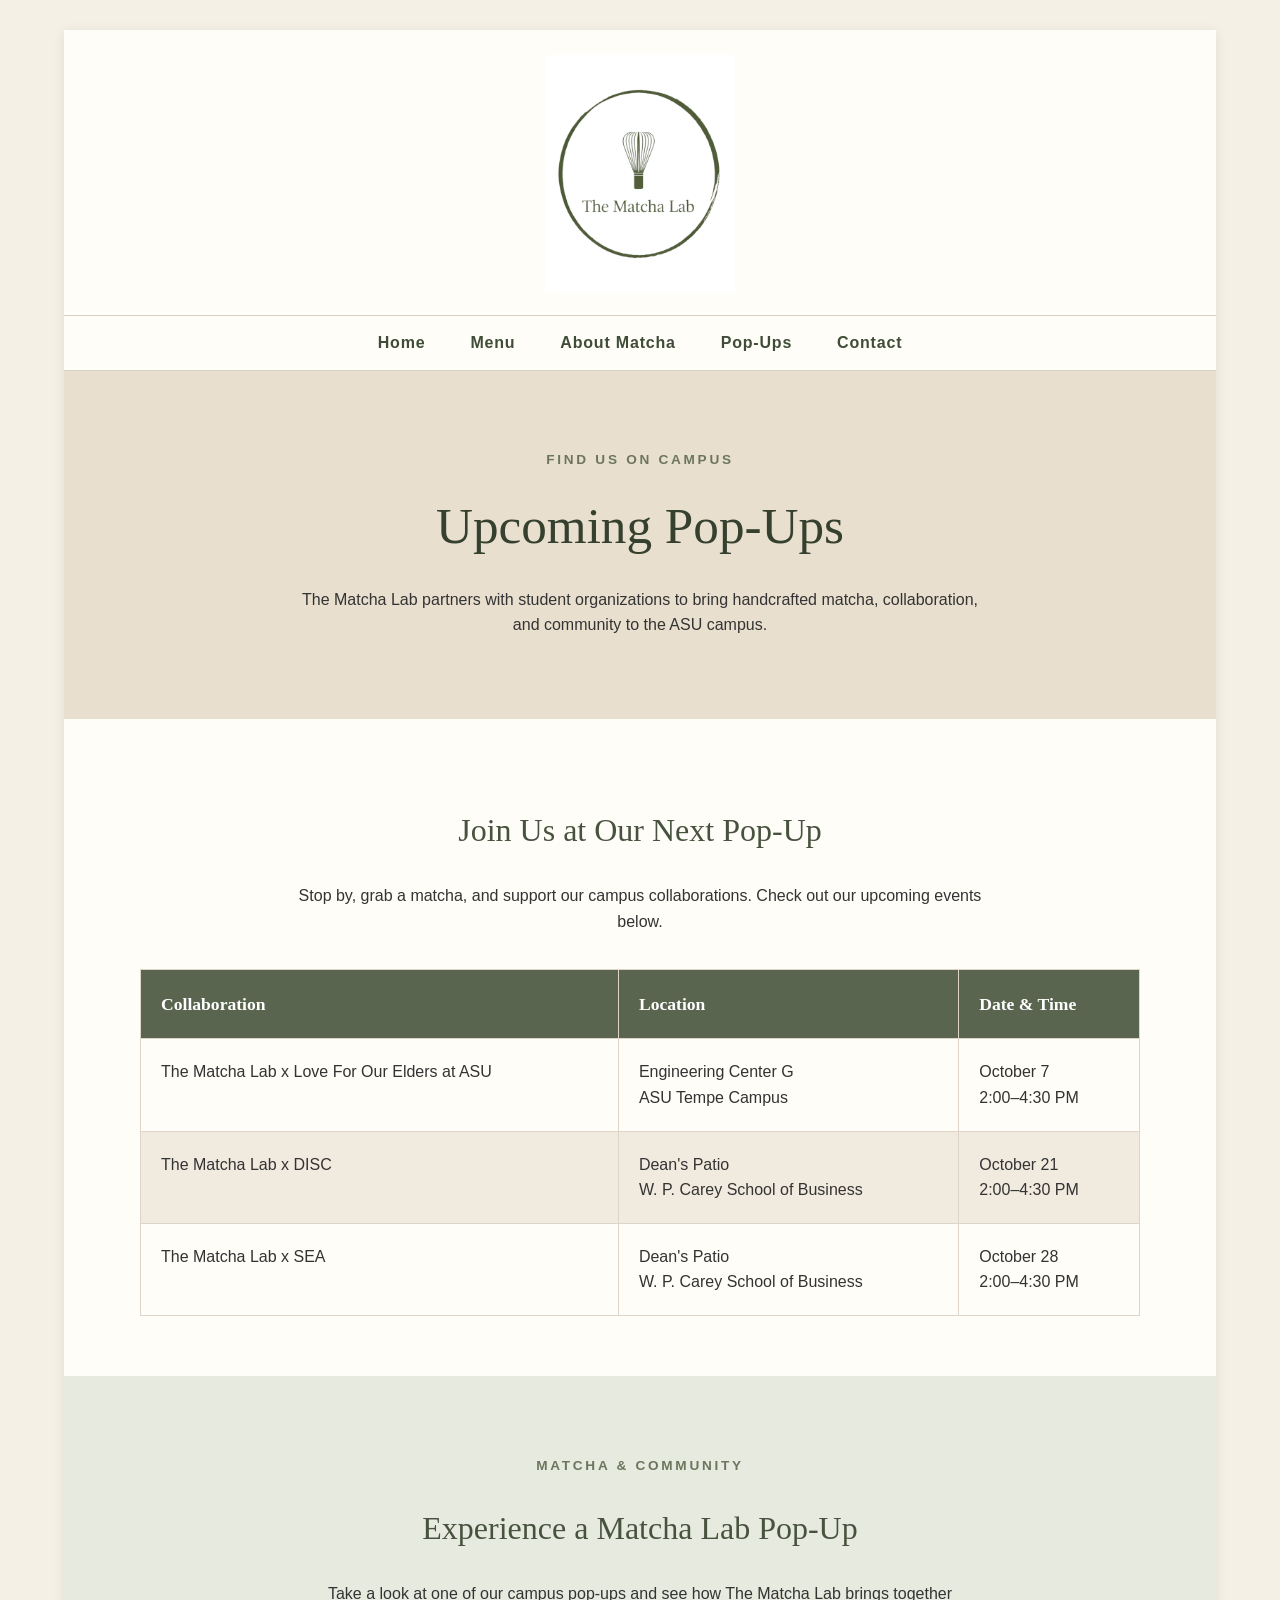
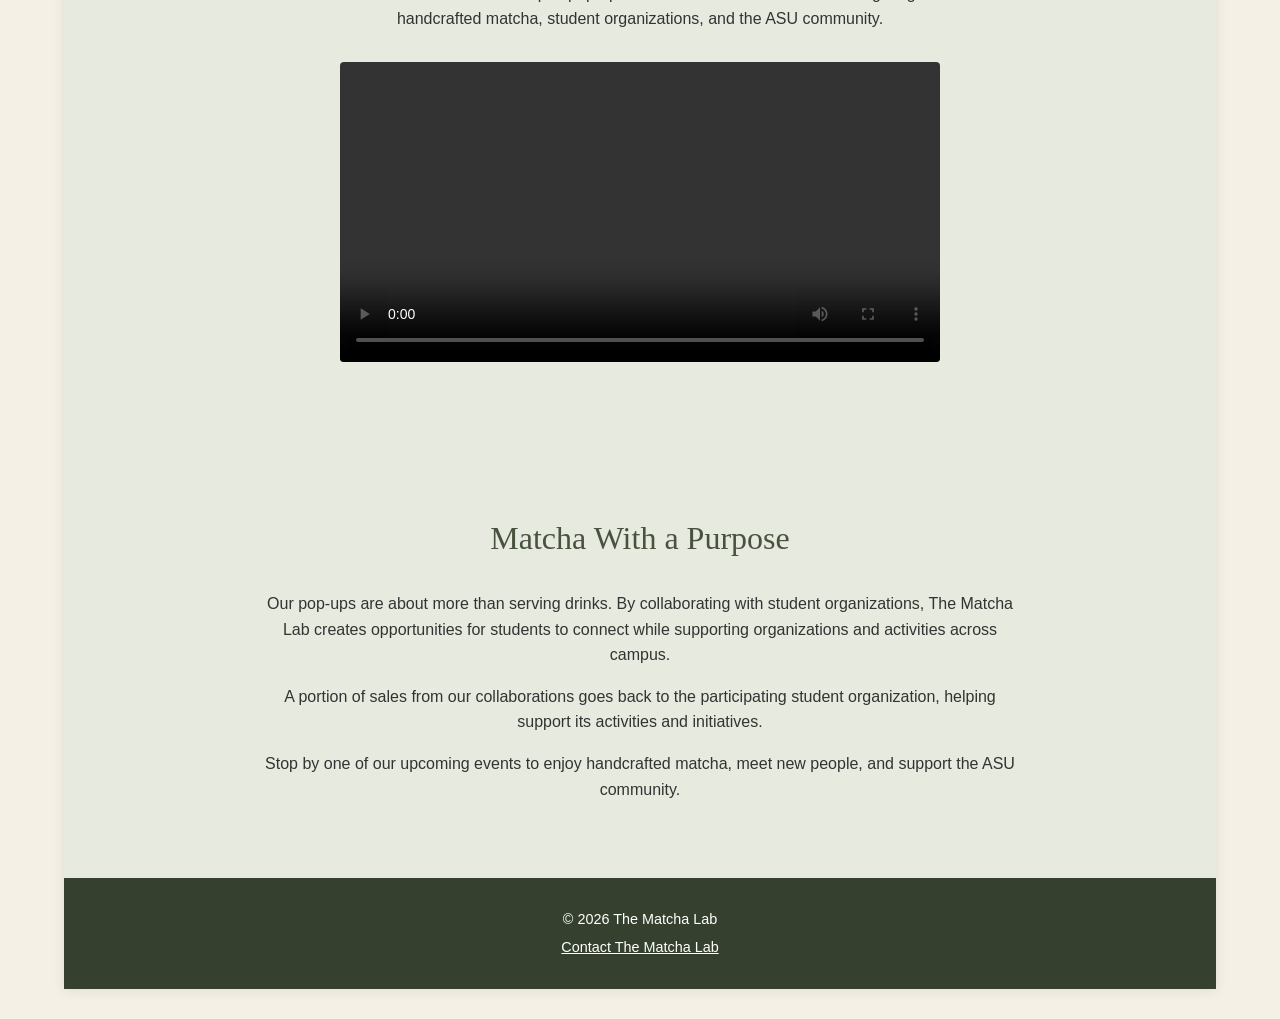
<file: popups.html>
<!DOCTYPE html>
<html lang="en">

<head>

    <!-- Google tag (gtag.js) -->
    <script async src="https://www.googletagmanager.com/gtag/js?id=G-Q47TGG0F2C"></script>
    <script>
        window.dataLayer = window.dataLayer || [];
        function gtag(){dataLayer.push(arguments);}
        gtag('js', new Date());

        gtag('config', 'G-Q47TGG0F2C');
    </script>

    <meta charset="UTF-8">

    <meta name="viewport"
          content="width=device-width, initial-scale=1.0">

    <meta name="description"
          content="Find upcoming The Matcha Lab pop-ups and student organization collaborations at Arizona State University.">

    <title>The Matcha Lab | Pop-Ups</title>

    <link rel="stylesheet" href="styles.css">

</head>

<body>

    <div id="wrapper">

        <header>
            <a href="index.html">
                <img src="TheMatchaLab_Logo.png"
                     alt="The Matcha Lab logo"
                     class="logo">
            </a>
        </header>

        <nav>
            <ul>
                <li><a href="index.html">Home</a></li>
                <li><a href="menu.html">Menu</a></li>
                <li><a href="about.html">About Matcha</a></li>
                <li><a href="popups.html">Pop-Ups</a></li>
                <li><a href="contact.html">Contact</a></li>
            </ul>
        </nav>

        <main>

            <section class="page-heading">

                <p class="eyebrow">
                    FIND US ON CAMPUS
                </p>

                <h1>Upcoming Pop-Ups</h1>

                <p>
                    The Matcha Lab partners with student organizations
                    to bring handcrafted matcha, collaboration, and
                    community to the ASU campus.
                </p>

            </section>


            <section class="popups-section">

                <h2>Join Us at Our Next Pop-Up</h2>

                <p class="section-intro">
                    Stop by, grab a matcha, and support our campus
                    collaborations. Check out our upcoming events below.
                </p>

                <div class="table-container">

                    <table>

                        <thead>
                            <tr>
                                <th>Collaboration</th>
                                <th>Location</th>
                                <th>Date &amp; Time</th>
                            </tr>
                        </thead>

                        <tbody>

                            <tr>

                                <td>
                                    The Matcha Lab x
                                    Love For Our Elders at ASU
                                </td>

                                <td>
                                    Engineering Center G<br>
                                    ASU Tempe Campus
                                </td>

                                <td>
                                    October 7<br>
                                    2:00–4:30 PM
                                </td>

                            </tr>


                            <tr>

                                <td>
                                    The Matcha Lab x DISC
                                </td>

                                <td>
                                    Dean's Patio<br>
                                    W. P. Carey School of Business
                                </td>

                                <td>
                                    October 21<br>
                                    2:00–4:30 PM
                                </td>

                            </tr>


                            <tr>

                                <td>
                                    The Matcha Lab x SEA
                                </td>

                                <td>
                                    Dean's Patio<br>
                                    W. P. Carey School of Business
                                </td>

                                <td>
                                    October 28<br>
                                    2:00–4:30 PM
                                </td>

                            </tr>

                        </tbody>

                    </table>

                </div>

            </section>


            <section class="video-section">

                <p class="eyebrow">
                    MATCHA &amp; COMMUNITY
                </p>

                <h2>Experience a Matcha Lab Pop-Up</h2>

                <p>
                    Take a look at one of our campus pop-ups and see
                    how The Matcha Lab brings together handcrafted
                    matcha, student organizations, and the ASU community.
                </p>

                <video controls>

                    <source src="matcha-popup.mp4"
                            type="video/mp4">

                    Your browser does not support the video element.

                </video>

            </section>


            <section class="community-section">

                <h2>Matcha With a Purpose</h2>

                <p>
                    Our pop-ups are about more than serving drinks.
                    By collaborating with student organizations,
                    The Matcha Lab creates opportunities for students
                    to connect while supporting organizations and
                    activities across campus.
                </p>

                <p>
                    A portion of sales from our collaborations goes
                    back to the participating student organization,
                    helping support its activities and initiatives.
                </p>

                <p>
                    Stop by one of our upcoming events to enjoy
                    handcrafted matcha, meet new people, and support
                    the ASU community.
                </p>

            </section>

        </main>


        <footer>

            <p>
                &copy; 2026 The Matcha Lab
            </p>

            <p>
                <a href="mailto:shayama@asu.edu">
                    Contact The Matcha Lab
                </a>
            </p>

        </footer>

    </div>

</body>

</html>
</file>
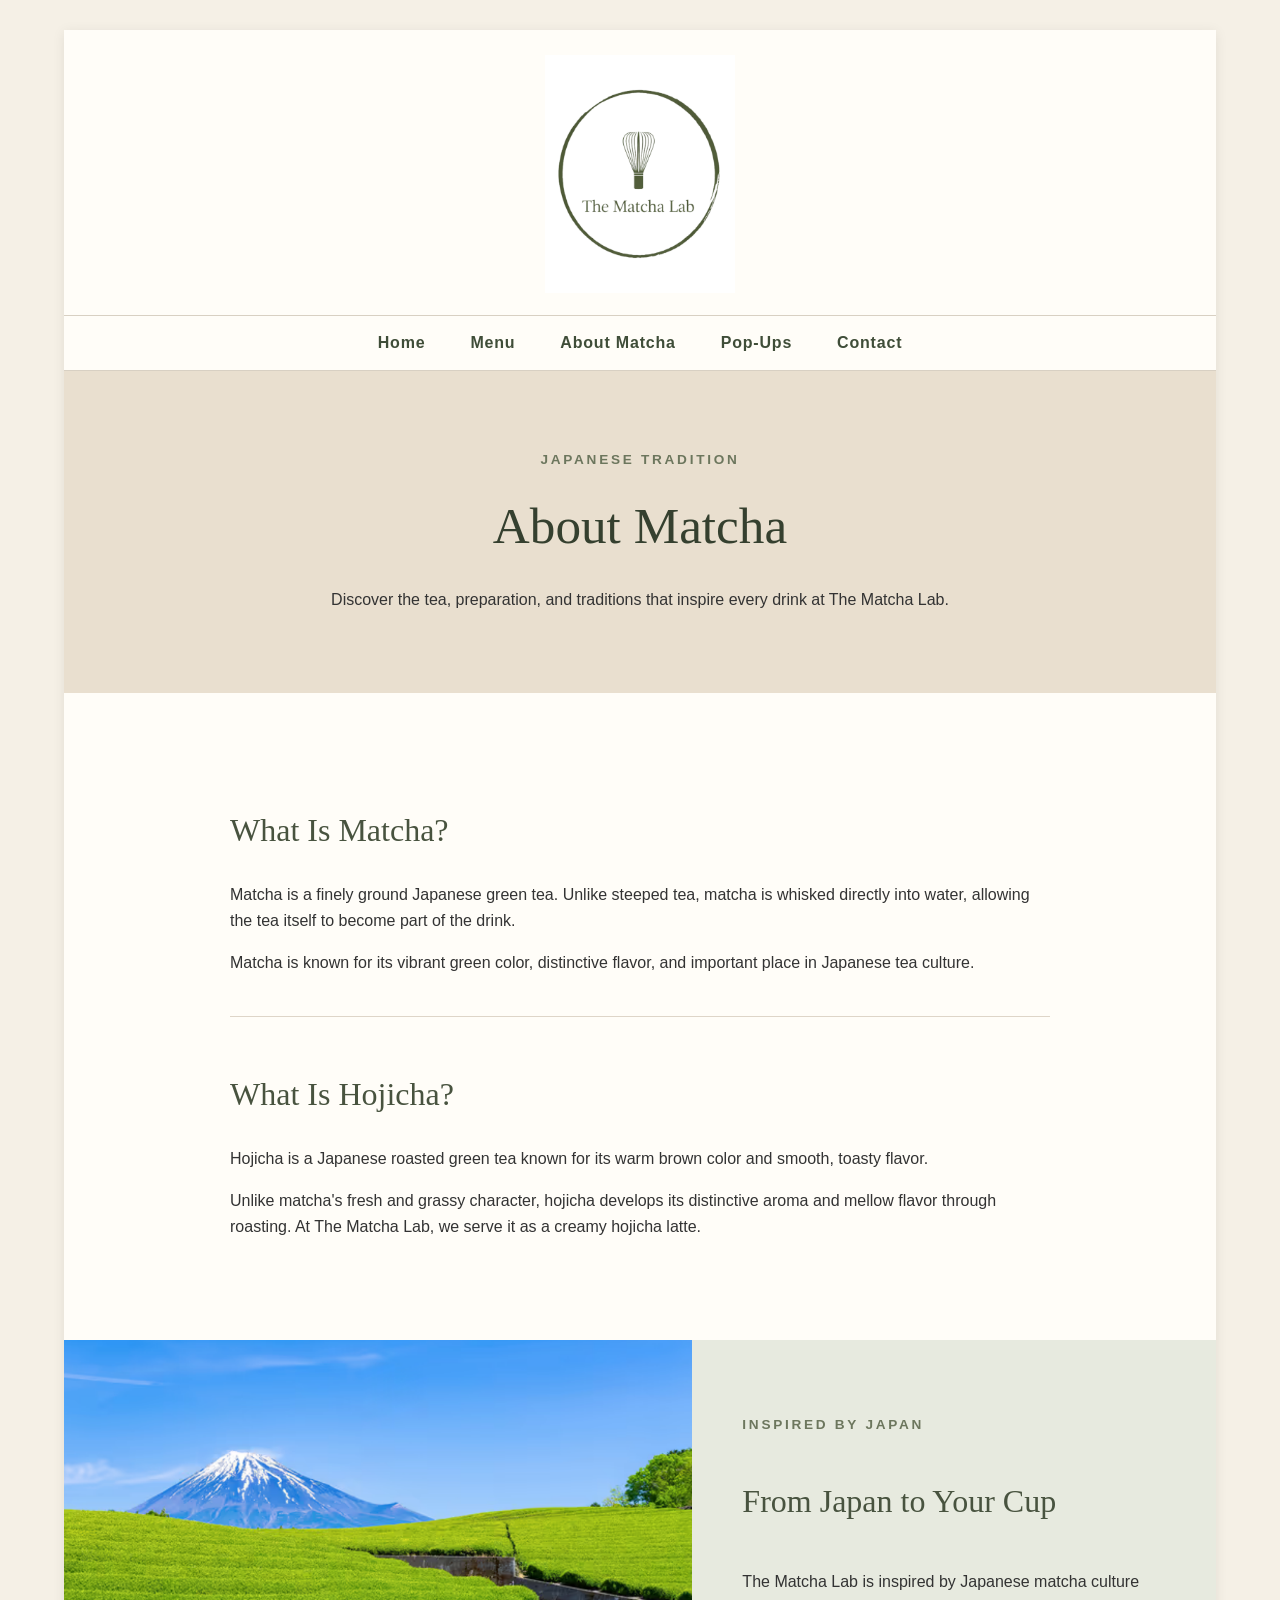
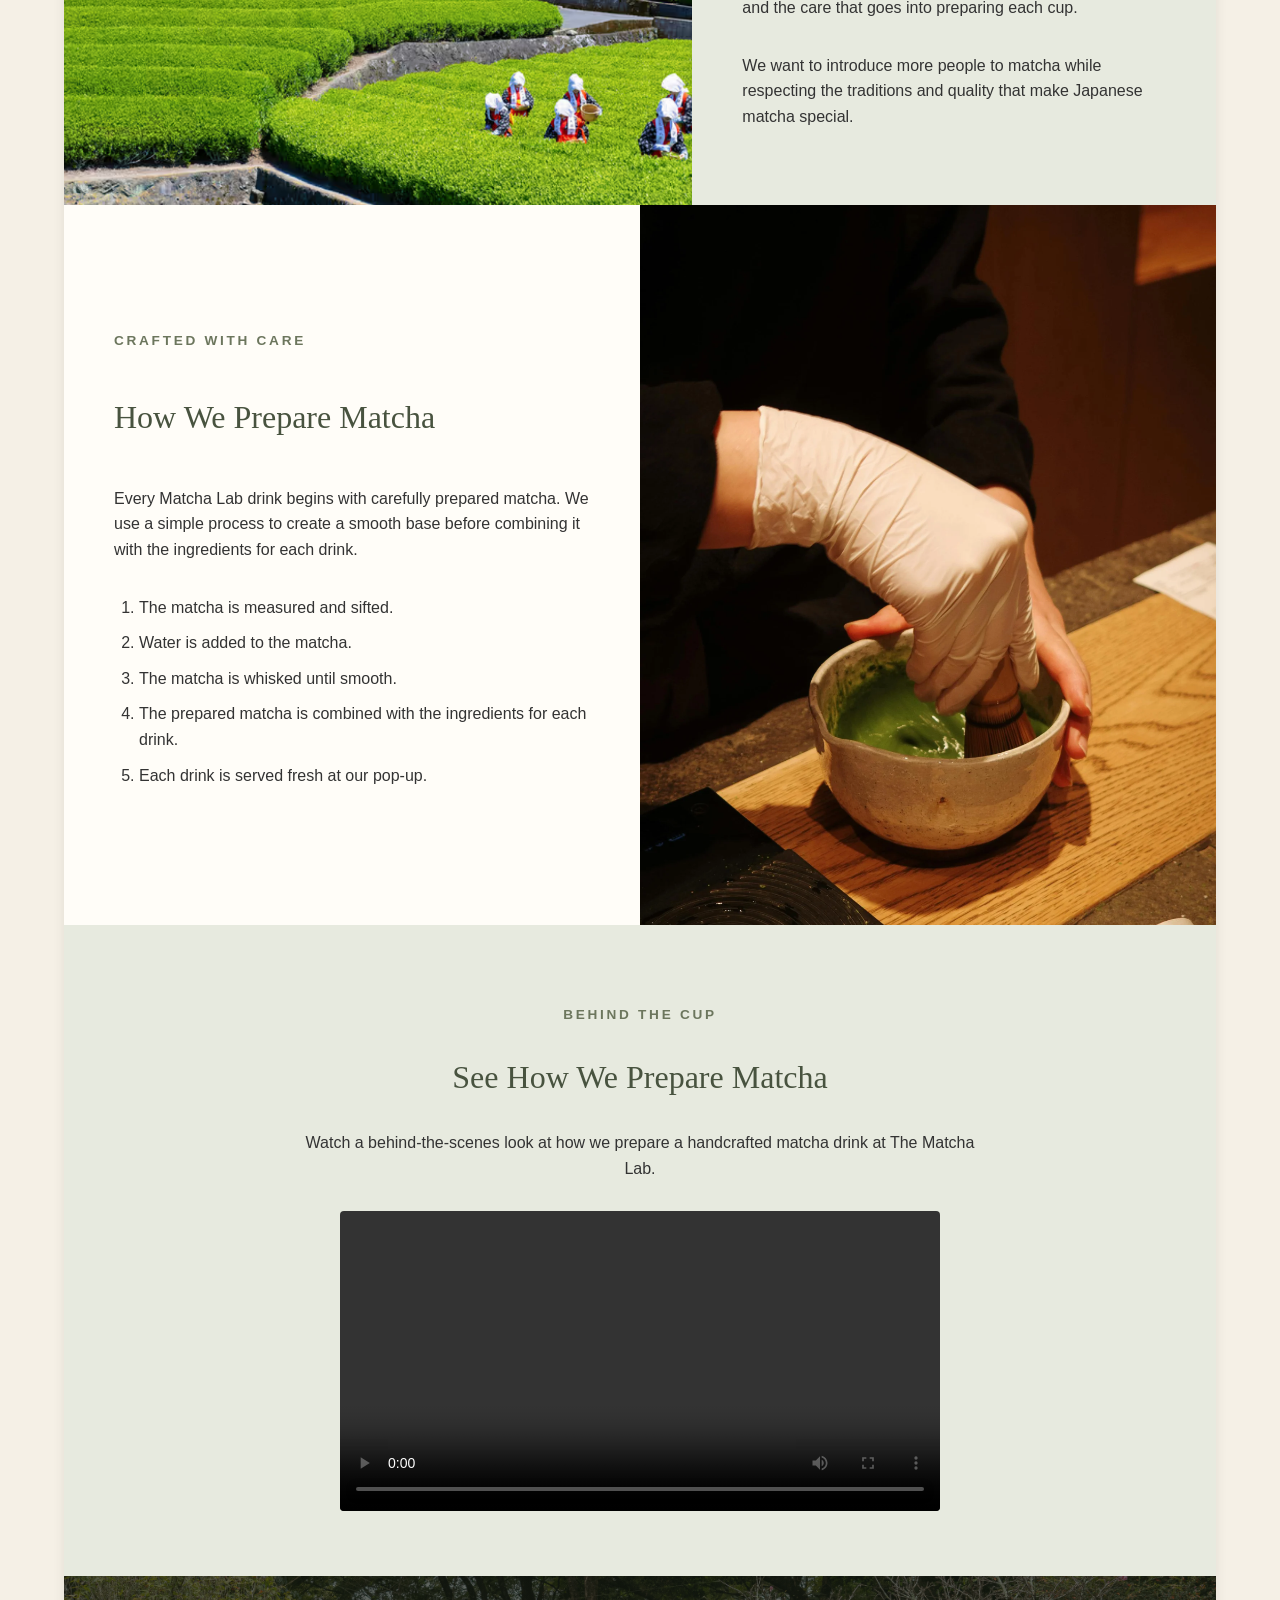
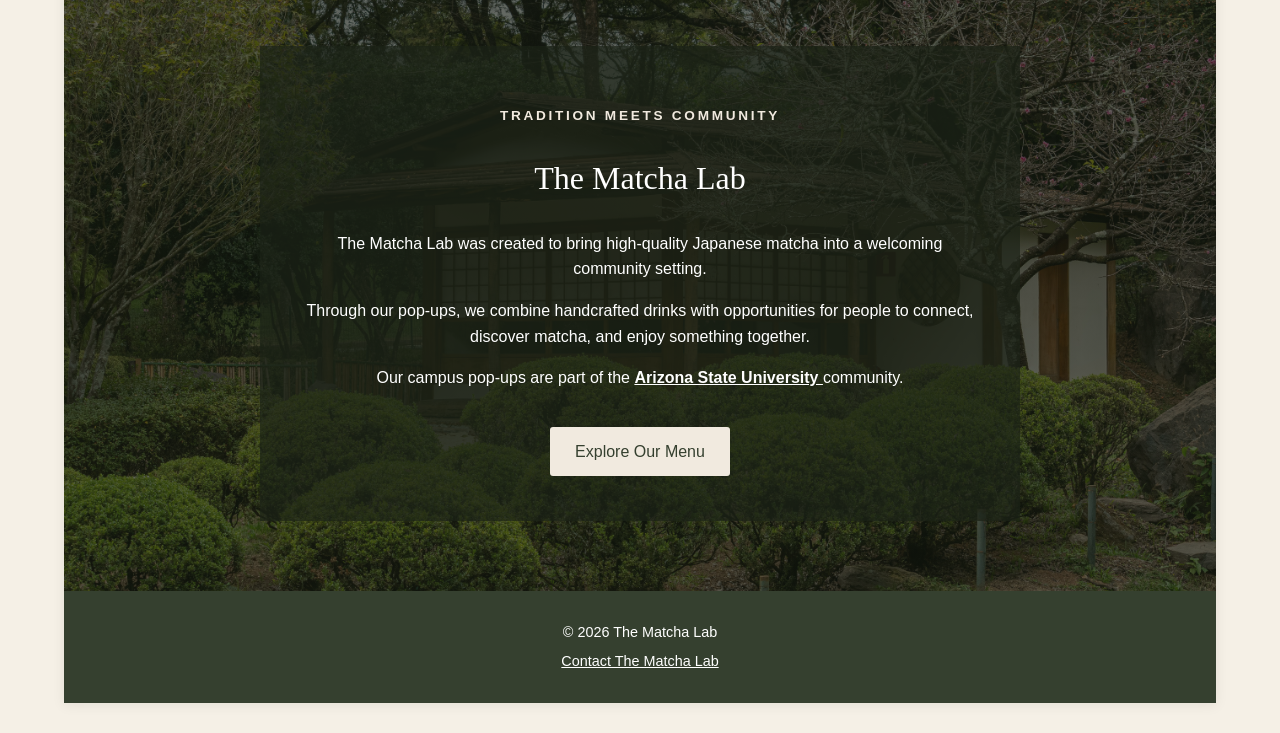
<file: matchalab/about.html>
<!DOCTYPE html>
<html lang="en">

<head>

    <!-- Google tag (gtag.js) -->
    <script async src="https://www.googletagmanager.com/gtag/js?id=G-Q47TGG0F2C"></script>
    <script>
        window.dataLayer = window.dataLayer || [];
        function gtag(){dataLayer.push(arguments);}
        gtag('js', new Date());

        gtag('config', 'G-Q47TGG0F2C');
    </script>

    <meta charset="UTF-8">

    <meta name="viewport"
          content="width=device-width, initial-scale=1.0">

    <meta name="description"
          content="Learn about Japanese matcha and hojicha, how The Matcha Lab prepares matcha drinks, and the Japanese tea culture that inspires our ASU pop-ups.">

    <title>The Matcha Lab | About Matcha</title>

    <link rel="stylesheet" href="styles.css">

</head>

<body>

    <div id="wrapper">

        <header>
            <a href="index.html">
                <img src="TheMatchaLab_Logo.png"
                     alt="The Matcha Lab logo"
                     class="logo">
            </a>
        </header>

        <nav>
            <ul>
                <li><a href="index.html">Home</a></li>
                <li><a href="menu.html">Menu</a></li>
                <li><a href="about.html">About Matcha</a></li>
                <li><a href="popups.html">Pop-Ups</a></li>
                <li><a href="contact.html">Contact</a></li>
            </ul>
        </nav>

        <main>

            <section class="page-heading">

                <p class="eyebrow">
                    JAPANESE TRADITION
                </p>

                <h1>About Matcha</h1>

                <p>
                    Discover the tea, preparation, and traditions that
                    inspire every drink at The Matcha Lab.
                </p>

            </section>


            <section class="about-section">

                <div class="about-block">

                    <h2>What Is Matcha?</h2>

                    <p>
                        Matcha is a finely ground Japanese green tea.
                        Unlike steeped tea, matcha is whisked directly
                        into water, allowing the tea itself to become
                        part of the drink.
                    </p>

                    <p>
                        Matcha is known for its vibrant green color,
                        distinctive flavor, and important place in
                        Japanese tea culture.
                    </p>

                </div>


                <div class="about-block">

                    <h2>What Is Hojicha?</h2>

                    <p>
                        Hojicha is a Japanese roasted green tea known
                        for its warm brown color and smooth, toasty
                        flavor.
                    </p>

                    <p>
                        Unlike matcha's fresh and grassy character,
                        hojicha develops its distinctive aroma and
                        mellow flavor through roasting. At The Matcha
                        Lab, we serve it as a creamy hojicha latte.
                    </p>

                </div>

            </section>


            <section class="origin-section">

                <div class="origin-image">

                    <img src="matchafieldphoto.png"
                         alt="Japanese green tea fields with Mount Fuji">

                </div>

                <div class="origin-content">

                    <p class="eyebrow">
                        INSPIRED BY JAPAN
                    </p>

                    <h2>From Japan to Your Cup</h2>

                    <p>
                        The Matcha Lab is inspired by Japanese matcha
                        culture and the care that goes into preparing
                        each cup.
                    </p>

                    <p>
                        We want to introduce more people to matcha
                        while respecting the traditions and quality
                        that make Japanese matcha special.
                    </p>

                </div>

            </section>


            <section class="preparation-section">

                <div class="preparation-content">

                    <p class="eyebrow">
                        CRAFTED WITH CARE
                    </p>

                    <h2>How We Prepare Matcha</h2>

                    <p>
                        Every Matcha Lab drink begins with carefully
                        prepared matcha. We use a simple process to
                        create a smooth base before combining it with
                        the ingredients for each drink.
                    </p>

                    <ol class="matcha-steps">

                        <li>
                            The matcha is measured and sifted.
                        </li>

                        <li>
                            Water is added to the matcha.
                        </li>

                        <li>
                            The matcha is whisked until smooth.
                        </li>

                        <li>
                            The prepared matcha is combined with the
                            ingredients for each drink.
                        </li>

                        <li>
                            Each drink is served fresh at our pop-up.
                        </li>

                    </ol>

                </div>


                <div class="preparation-image">

                    <img src="matchawhiskphoto.png"
                         alt="Matcha being whisked with a bamboo whisk">

                </div>

            </section>


            <section class="video-section">

                <p class="eyebrow">
                    BEHIND THE CUP
                </p>

                <h2>See How We Prepare Matcha</h2>

                <p>
                    Watch a behind-the-scenes look at how we prepare
                    a handcrafted matcha drink at The Matcha Lab.
                </p>

                <video controls>

                    <source src="matcha-preparation.mp4"
                            type="video/mp4">

                    Your browser does not support the video element.

                </video>

            </section>


            <section class="story about-story">

                <div class="about-story-overlay">

                    <p class="eyebrow story-eyebrow">
                        TRADITION MEETS COMMUNITY
                    </p>

                    <h2>The Matcha Lab</h2>

                    <p>
                        The Matcha Lab was created to bring high-quality
                        Japanese matcha into a welcoming community
                        setting.
                    </p>

                    <p>
                        Through our pop-ups, we combine handcrafted
                        drinks with opportunities for people to connect,
                        discover matcha, and enjoy something together.
                    </p>

                    <p>
                        Our campus pop-ups are part of the
                        <a href="https://www.asu.edu/"
                           target="_blank"
                           rel="noopener noreferrer"
                           class="light-link">
                            Arizona State University
                        </a>
                        community.
                    </p>

                    <a href="menu.html"
                       class="button story-button">
                        Explore Our Menu
                    </a>

                </div>

            </section>

        </main>


        <footer>

            <p>
                &copy; 2026 The Matcha Lab
            </p>

            <p>
                <a href="mailto:shayama@asu.edu">
                    Contact The Matcha Lab
                </a>
            </p>

        </footer>

    </div>

</body>

</html>
</file>
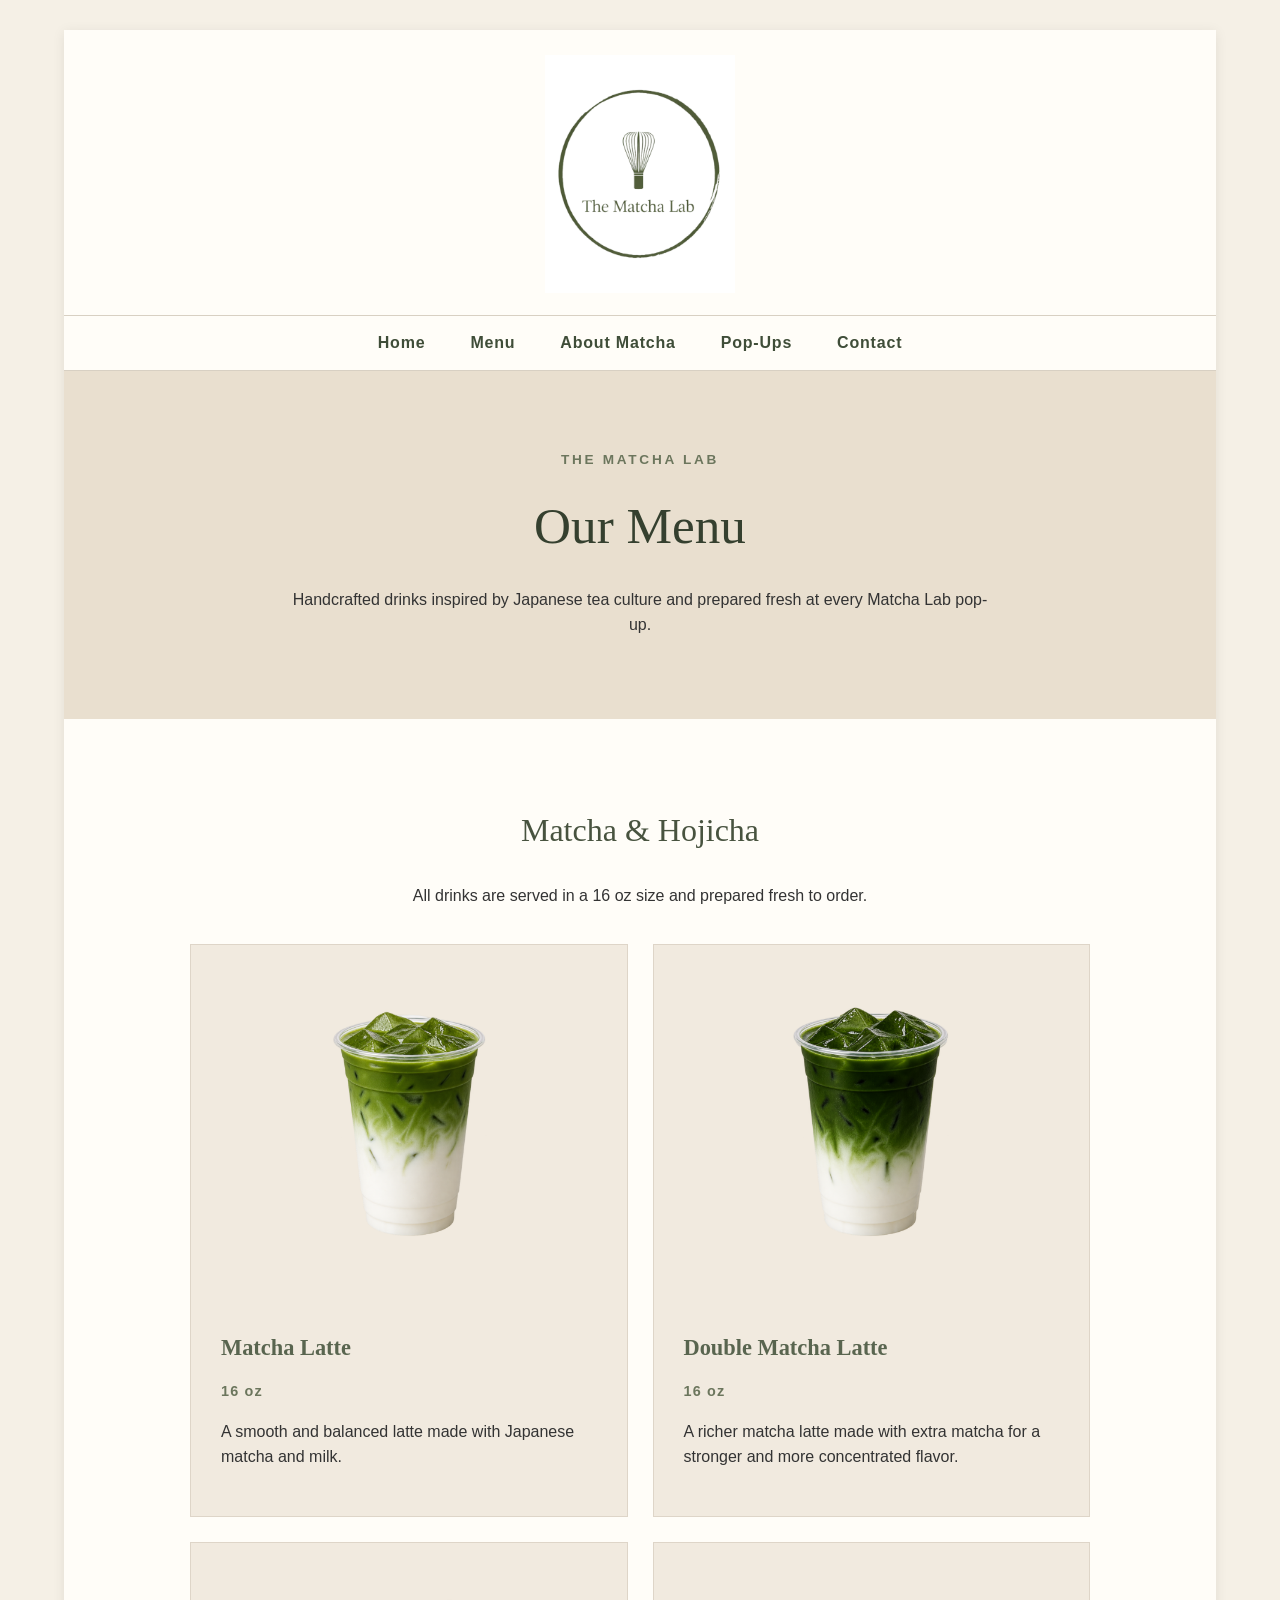
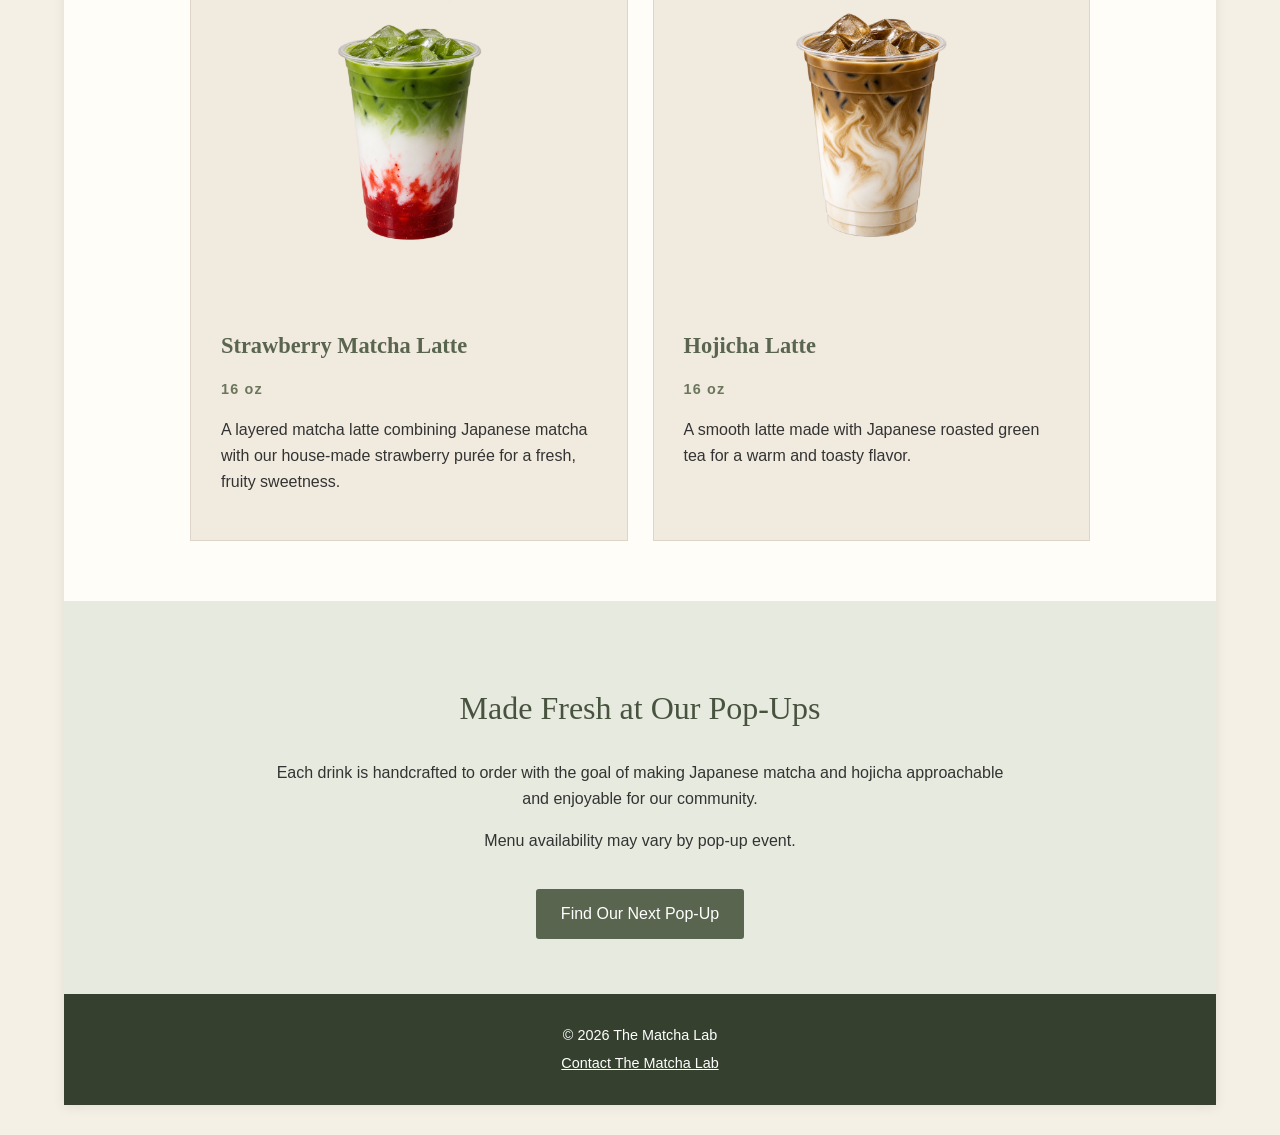
<file: matchalab/menu.html>
<!DOCTYPE html>
<html lang="en">

<head>

    <!-- Google tag (gtag.js) -->
    <script async src="https://www.googletagmanager.com/gtag/js?id=G-Q47TGG0F2C"></script>
    <script>
        window.dataLayer = window.dataLayer || [];
        function gtag(){dataLayer.push(arguments);}
        gtag('js', new Date());

        gtag('config', 'G-Q47TGG0F2C');
    </script>

    <meta charset="UTF-8">

    <meta name="viewport"
          content="width=device-width, initial-scale=1.0">

    <meta name="description"
          content="Explore The Matcha Lab menu featuring handcrafted 16 oz Japanese matcha and hojicha lattes.">

    <title>The Matcha Lab | Menu</title>

    <link rel="stylesheet" href="styles.css">

</head>

<body>

    <div id="wrapper">

        <header>
            <a href="index.html">
                <img src="TheMatchaLab_Logo.png"
                     alt="The Matcha Lab logo"
                     class="logo">
            </a>
        </header>

        <nav>
            <ul>
                <li><a href="index.html">Home</a></li>
                <li><a href="menu.html">Menu</a></li>
                <li><a href="about.html">About Matcha</a></li>
                <li><a href="popups.html">Pop-Ups</a></li>
                <li><a href="contact.html">Contact</a></li>
            </ul>
        </nav>

        <main>

            <section class="page-heading">

                <p class="eyebrow">
                    THE MATCHA LAB
                </p>

                <h1>Our Menu</h1>

                <p>
                    Handcrafted drinks inspired by Japanese tea culture
                    and prepared fresh at every Matcha Lab pop-up.
                </p>

            </section>


            <section class="menu-section">

                <h2>Matcha &amp; Hojicha</h2>

                <p class="section-intro">
                    All drinks are served in a 16 oz size and
                    prepared fresh to order.
                </p>

                <div class="menu-grid">


                    <article class="menu-item">

                        <div class="menu-image-area">

                            <img src="matchalatte.png"
                                 alt="Iced Matcha Latte"
                                 class="menu-image menu-image-large">

                        </div>

                        <div class="menu-content">

                            <h3>Matcha Latte</h3>

                            <p class="drink-size">
                                16 oz
                            </p>

                            <p>
                                A smooth and balanced latte made with
                                Japanese matcha and milk.
                            </p>

                        </div>

                    </article>


                    <article class="menu-item">

                        <div class="menu-image-area">

                            <img src="doublematchalatte.png"
                                 alt="Iced Double Matcha Latte"
                                 class="menu-image menu-image-large">

                        </div>

                        <div class="menu-content">

                            <h3>Double Matcha Latte</h3>

                            <p class="drink-size">
                                16 oz
                            </p>

                            <p>
                                A richer matcha latte made with extra
                                matcha for a stronger and more
                                concentrated flavor.
                            </p>

                        </div>

                    </article>


                    <article class="menu-item">

                        <div class="menu-image-area">

                            <img src="strawberrymatcha.png"
                                 alt="Iced Strawberry Matcha Latte"
                                 class="menu-image">

                        </div>

                        <div class="menu-content">

                            <h3>Strawberry Matcha Latte</h3>

                            <p class="drink-size">
                                16 oz
                            </p>

                            <p>
                                A layered matcha latte combining
                                Japanese matcha with our house-made
                                strawberry purée for a fresh, fruity
                                sweetness.
                            </p>

                        </div>

                    </article>


                    <article class="menu-item">

                        <div class="menu-image-area">

                            <img src="hojichalatte.png"
                                 alt="Iced Hojicha Latte"
                                 class="menu-image">

                        </div>

                        <div class="menu-content">

                            <h3>Hojicha Latte</h3>

                            <p class="drink-size">
                                16 oz
                            </p>

                            <p>
                                A smooth latte made with Japanese
                                roasted green tea for a warm and
                                toasty flavor.
                            </p>

                        </div>

                    </article>

                </div>

            </section>


            <section class="menu-note">

                <h2>Made Fresh at Our Pop-Ups</h2>

                <p>
                    Each drink is handcrafted to order with the goal
                    of making Japanese matcha and hojicha approachable
                    and enjoyable for our community.
                </p>

                <p>
                    Menu availability may vary by pop-up event.
                </p>

                <a href="popups.html"
                   class="button">
                    Find Our Next Pop-Up
                </a>

            </section>

        </main>


        <footer>

            <p>
                &copy; 2026 The Matcha Lab
            </p>

            <p>
                <a href="mailto:shayama@asu.edu">
                    Contact The Matcha Lab
                </a>
            </p>

        </footer>

    </div>

</body>

</html>
</file>
<file: styles.css>
/* ------------------------------
   THE MATCHA LAB
   CIS 300 FINAL PROJECT
--------------------------------- */

* {
    box-sizing: border-box;
}

body {
    margin: 0;
    background-color: #f5f0e6;
    color: #333333;
    font-family: Arial, Helvetica, sans-serif;
    line-height: 1.6;
}

#wrapper {
    width: 90%;
    max-width: 1200px;
    margin: 30px auto;
    background-color: #fffdf8;
    box-shadow: 0 2px 12px rgba(0, 0, 0, 0.08);
}


/* ------------------------------
   HEADER
--------------------------------- */

header {
    text-align: center;
    padding: 25px 20px 15px;
    background-color: #fffdf8;
}

.logo {
    width: 190px;
    max-width: 70%;
    height: auto;
}


/* ------------------------------
   NAVIGATION
--------------------------------- */

nav {
    border-top: 1px solid #d8d0c3;
    border-bottom: 1px solid #d8d0c3;
    background-color: #fffdf8;
}

nav ul {
    list-style-type: none;
    margin: 0;
    padding: 14px 20px;
    display: flex;
    justify-content: center;
    gap: 45px;
}

nav a {
    color: #3f4d38;
    text-decoration: none;
    font-weight: bold;
    letter-spacing: 0.05em;
    transition: color 0.3s ease;
}

nav a:hover {
    color: #a5673f;
}


/* ------------------------------
   GENERAL
--------------------------------- */

.eyebrow {
    color: #6c765d;
    font-size: 0.85rem;
    font-weight: bold;
    letter-spacing: 0.2em;
}

h1 {
    margin: 10px 0 20px;
    color: #35402f;
    font-family: Georgia, "Times New Roman", serif;
    font-size: 3.2rem;
    font-weight: normal;
}

h2 {
    color: #48533f;
    font-family: Georgia, "Times New Roman", serif;
    font-size: 2rem;
    font-weight: normal;
}

h3 {
    color: #59654f;
    font-family: Georgia, "Times New Roman", serif;
    font-size: 1.4rem;
}

.button {
    display: inline-block;
    margin-top: 20px;
    padding: 12px 25px;
    background-color: #59654f;
    color: #ffffff;
    text-decoration: none;
    border-radius: 3px;
    transition: background-color 0.3s ease;
}

.button:hover {
    background-color: #3f4938;
}

.text-link {
    color: #59654f;
    font-weight: bold;
}

.external-link {
    color: #59654f;
    font-weight: bold;
}


/* ------------------------------
   HOME HERO
--------------------------------- */

.hero {
    min-height: 520px;
    display: flex;
    align-items: center;
    justify-content: center;
    position: relative;
    text-align: center;
    padding: 70px 30px;

    background-image:
        linear-gradient(
            rgba(20, 27, 17, 0.48),
            rgba(20, 27, 17, 0.48)
        ),
        url("momentmatchaphoto.png");

    background-size: cover;
    background-position: center;
    background-repeat: no-repeat;
}

.hero-text {
    position: relative;
    z-index: 1;
    max-width: 700px;
    color: #ffffff;
}

.hero h1 {
    color: #ffffff;
    text-shadow: 0 2px 8px rgba(0, 0, 0, 0.5);
}

.hero-text p {
    color: #ffffff;
    font-size: 1.1rem;
    text-shadow: 0 1px 5px rgba(0, 0, 0, 0.5);
}

.hero .hero-eyebrow {
    color: #ffffff;
}

.hero-button {
    background-color: rgba(89, 101, 79, 0.95);
}

.hero-button:hover {
    background-color: #3f4938;
}


/* ------------------------------
   HOME WELCOME
--------------------------------- */

.welcome {
    max-width: 850px;
    margin: auto;
    padding: 70px 30px;
    text-align: center;
}

.welcome p {
    margin-left: auto;
    margin-right: auto;
}


/* ------------------------------
   OUR STORY - TATAMI BACKGROUND
--------------------------------- */

.our-story {
    min-height: 520px;
    display: flex;
    align-items: center;
    justify-content: center;
    position: relative;
    padding: 70px 40px;
    text-align: center;

    background-image:
        linear-gradient(
            rgba(25, 32, 20, 0.64),
            rgba(25, 32, 20, 0.64)
        ),
        url("tatamiphoto.png");

    background-size: cover;
    background-position: center;
    background-repeat: no-repeat;
}

.story-overlay {
    max-width: 800px;
    padding: 45px;
    background-color: rgba(27, 34, 23, 0.64);
    color: #ffffff;
}

.our-story h2 {
    color: #ffffff;
}

.our-story p {
    max-width: 760px;
    margin-left: auto;
    margin-right: auto;
}

.story-eyebrow {
    color: #f1eadf;
}

.story-message {
    margin-top: 30px;
    color: #ffffff;
    font-family: Georgia, "Times New Roman", serif;
    font-size: 1.4rem;
    font-weight: bold;
}

.story-button {
    background-color: #f1eadf;
    color: #35402f;
}

.story-button:hover {
    background-color: #ffffff;
}


/* ------------------------------
   HOME DISCOVER
--------------------------------- */

.discover {
    padding: 60px 40px 70px;
    background-color: #f1eadf;
    text-align: center;
}

.cards {
    display: flex;
    gap: 25px;
    margin-top: 35px;
}

.cards article {
    flex: 1;
    padding: 30px;
    background-color: #fffdf8;
    border: 1px solid #ded5c8;
}


/* ------------------------------
   PAGE HEADING
--------------------------------- */

.page-heading {
    padding: 65px 30px;
    background-color: #e9dfcf;
    text-align: center;
}

.page-heading p {
    max-width: 700px;
    margin-left: auto;
    margin-right: auto;
}


/* ------------------------------
   MENU PAGE
--------------------------------- */

.menu-section {
    padding: 60px 40px;
    text-align: center;
}

.section-intro {
    max-width: 700px;
    margin: 0 auto 35px;
}

.menu-grid {
    display: grid;
    grid-template-columns: repeat(2, 1fr);
    gap: 25px;
    max-width: 900px;
    margin: auto;
}

.menu-item {
    overflow: hidden;
    background-color: #f1eadf;
    border: 1px solid #ded5c8;
    text-align: left;
}

.menu-image-area {
    width: 100%;
    height: 360px;
    display: flex;
    align-items: center;
    justify-content: center;
    overflow: hidden;
    background-color: #f1eadf;
}

.menu-image {
    display: block;
    width: 100%;
    height: 100%;
    object-fit: contain;
    object-position: center;
    padding: 20px;
}

.menu-image-large {
    padding: 30px;
}

.menu-content {
    padding: 25px 30px 30px;
}

.menu-item h3 {
    margin-top: 0;
    margin-bottom: 8px;
}

.drink-size {
    color: #6c765d;
    font-size: 0.9rem;
    font-weight: bold;
    letter-spacing: 0.08em;
}

.menu-note {
    padding: 55px 30px;
    background-color: #e7eadf;
    text-align: center;
}

.menu-note p {
    max-width: 750px;
    margin-left: auto;
    margin-right: auto;
}


/* ------------------------------
   ABOUT MATCHA
--------------------------------- */

.about-section {
    max-width: 900px;
    margin: auto;
    padding: 60px 40px;
}

.about-block {
    padding: 25px 0;
    border-bottom: 1px solid #ded5c8;
}

.about-block:last-child {
    border-bottom: none;
}

.matcha-steps {
    padding-left: 25px;
}

.matcha-steps li {
    margin-bottom: 10px;
}


/* ------------------------------
   ABOUT - MATCHA FIELD
--------------------------------- */

.origin-section {
    display: grid;
    grid-template-columns: 1.2fr 1fr;
    align-items: stretch;
    background-color: #e7eadf;
}

.origin-image {
    min-height: 430px;
}

.origin-image img {
    display: block;
    width: 100%;
    height: 100%;
    object-fit: cover;
}

.origin-content {
    display: flex;
    flex-direction: column;
    justify-content: center;
    padding: 60px 50px;
}

.origin-content p {
    max-width: 550px;
}


/* ------------------------------
   ABOUT - PREPARATION
--------------------------------- */

.preparation-section {
    display: grid;
    grid-template-columns: 1fr 1fr;
    align-items: stretch;
    background-color: #fffdf8;
}

.preparation-content {
    display: flex;
    flex-direction: column;
    justify-content: center;
    padding: 60px 50px;
}

.preparation-image {
    min-height: 520px;
}

.preparation-image img {
    display: block;
    width: 100%;
    height: 100%;
    object-fit: cover;
    object-position: center;
}


/* ------------------------------
   VIDEO
--------------------------------- */

.video-section {
    padding: 65px 40px;
    background-color: #e7eadf;
    text-align: center;
}

.video-section p {
    max-width: 700px;
    margin-left: auto;
    margin-right: auto;
}

.video-section video {
    display: block;
    width: 100%;
    max-width: 600px;
    height: auto;
    margin: 30px auto 0;
    border-radius: 4px;
}


/* ------------------------------
   ABOUT STORY - TEA HOUSE
--------------------------------- */

.story.about-story {
    min-height: 520px;
    display: flex;
    align-items: center;
    justify-content: center;
    position: relative;
    padding: 70px 40px;
    text-align: center;

    background-image:
        linear-gradient(
            rgba(20, 27, 17, 0.65),
            rgba(20, 27, 17, 0.65)
        ),
        url("teahousephoto.png");

    background-size: cover;
    background-position: center;
    background-repeat: no-repeat;
}

.about-story-overlay {
    max-width: 760px;
    padding: 45px;
    background-color: rgba(27, 34, 23, 0.68);
    color: #ffffff;
}

.about-story h2 {
    color: #ffffff;
}

.about-story p {
    max-width: 700px;
    margin-left: auto;
    margin-right: auto;
}

.light-link {
    color: #ffffff;
    font-weight: bold;
}


/* ------------------------------
   POP-UPS
--------------------------------- */

.popups-section {
    padding: 60px 40px;
    text-align: center;
}

.table-container {
    max-width: 1000px;
    margin: 35px auto 0;
    overflow-x: auto;
}

table {
    width: 100%;
    border-collapse: collapse;
    background-color: #fffdf8;
}

th,
td {
    padding: 20px;
    border: 1px solid #ded5c8;
    text-align: left;
    vertical-align: top;
}

th {
    background-color: #59654f;
    color: #ffffff;
    font-family: Georgia, "Times New Roman", serif;
    font-size: 1.1rem;
}

tbody tr:nth-child(even) {
    background-color: #f1eadf;
}

.community-section {
    padding: 60px 40px;
    background-color: #e7eadf;
    text-align: center;
}

.community-section p {
    max-width: 750px;
    margin-left: auto;
    margin-right: auto;
}


/* ------------------------------
   CONTACT
--------------------------------- */

.contact-section {
    max-width: 850px;
    margin: auto;
    padding: 60px 40px;
}

.contact-intro {
    margin-bottom: 40px;
    text-align: center;
}

.contact-intro p {
    max-width: 700px;
    margin-left: auto;
    margin-right: auto;
}

.contact-email {
    color: #59654f;
    font-weight: bold;
}

form {
    max-width: 650px;
    margin: auto;
    padding: 35px;
    background-color: #f1eadf;
    border: 1px solid #ded5c8;
}

.form-row {
    display: flex;
    flex-direction: column;
    margin-bottom: 20px;
}

label {
    margin-bottom: 6px;
    color: #48533f;
    font-weight: bold;
}

input,
select,
textarea {
    width: 100%;
    padding: 12px;
    border: 1px solid #bfb5a6;
    background-color: #ffffff;
    color: #333333;
    font-family: Arial, Helvetica, sans-serif;
    font-size: 1rem;
}

textarea {
    resize: vertical;
}

.submit-button {
    width: auto;
    align-self: flex-start;
    padding: 12px 25px;
    border: none;
    background-color: #59654f;
    color: #ffffff;
    font-weight: bold;
    cursor: pointer;
}

.submit-button:hover {
    background-color: #3f4938;
}

.collaboration-section {
    padding: 60px 40px;
    background-color: #e7eadf;
    text-align: center;
}

.collaboration-section p {
    max-width: 750px;
    margin-left: auto;
    margin-right: auto;
}


/* ------------------------------
   SOCIAL MEDIA
--------------------------------- */

.social-section {
    padding: 65px 40px;
    background-color: #f1eadf;
    text-align: center;
}

.social-section p {
    max-width: 700px;
    margin-left: auto;
    margin-right: auto;
}

.social-links {
    display: flex;
    justify-content: center;
    align-items: center;
    gap: 35px;
    margin-top: 25px;
}

.social-link {
    display: flex;
    flex-direction: row;
    align-items: center;
    gap: 8px;
    color: #48533f;
    font-size: 1rem;
    font-weight: bold;
    text-decoration: none;
}

.social-link img {
    width: 24px;
    height: 24px;
    max-width: 24px;
    max-height: 24px;
    object-fit: contain;
    flex-shrink: 0;
}

.social-link:hover {
    color: #a5673f;
}


/* ------------------------------
   FOOTER
--------------------------------- */

footer {
    padding: 25px;
    background-color: #35402f;
    color: #ffffff;
    text-align: center;
    font-size: 0.9rem;
}

footer p {
    margin: 5px;
}

footer a {
    color: #ffffff;
}


/* ------------------------------
   TABLET
--------------------------------- */

@media (max-width: 800px) {

    #wrapper {
        width: 95%;
        margin: 15px auto;
    }

    nav ul {
        gap: 20px;
    }

    h1 {
        font-size: 2.6rem;
    }

    .cards {
        flex-direction: column;
    }

    .menu-grid {
        grid-template-columns: 1fr;
    }

    .menu-image-area {
        height: 350px;
    }

    .menu-image {
        padding: 20px;
    }

    .menu-image-large {
        padding: 30px;
    }

    .origin-section,
    .preparation-section {
        grid-template-columns: 1fr;
    }

    .origin-image {
        min-height: 350px;
    }

    .preparation-image {
        min-height: 450px;
    }

    .origin-content,
    .preparation-content {
        padding: 50px 35px;
    }
}


/* ------------------------------
   PHONE
--------------------------------- */

@media (max-width: 600px) {

    #wrapper {
        width: 100%;
        margin: 0;
    }

    nav ul {
        flex-direction: column;
        align-items: center;
        gap: 5px;
    }

    .logo {
        width: 150px;
    }

    .hero {
        min-height: 480px;
        padding: 50px 20px;
        background-position: center;
    }

    h1 {
        font-size: 2.2rem;
    }

    .welcome,
    .discover,
    .page-heading,
    .menu-section,
    .menu-note,
    .about-section,
    .video-section,
    .popups-section,
    .community-section,
    .contact-section,
    .collaboration-section,
    .social-section {
        padding: 45px 20px;
    }

    .our-story,
    .story.about-story {
        min-height: 500px;
        padding: 35px 20px;
    }

    .story-overlay,
    .about-story-overlay {
        padding: 30px 20px;
    }

    .cards {
        flex-direction: column;
    }

    .menu-grid {
        grid-template-columns: 1fr;
    }

    .menu-image-area {
        height: 320px;
    }

    .menu-image {
        padding: 15px;
    }

    .menu-image-large {
        padding: 25px;
    }

    .origin-image {
        min-height: 260px;
    }

    .preparation-image {
        min-height: 350px;
    }

    .origin-content,
    .preparation-content {
        padding: 45px 25px;
    }

    th,
    td {
        padding: 12px;
    }

    form {
        padding: 25px 20px;
    }

    .video-section video {
        width: 100%;
        height: auto;
    }

    .social-links {
        flex-direction: column;
        align-items: center;
        gap: 15px;
    }

    .social-link {
        justify-content: center;
    }

    .social-link img {
        width: 24px;
        height: 24px;
        max-width: 24px;
        max-height: 24px;
    }
}
</file>
<file: matchalab/styles.css>
/* ------------------------------
   THE MATCHA LAB
   CIS 300 FINAL PROJECT
--------------------------------- */

* {
    box-sizing: border-box;
}

body {
    margin: 0;
    background-color: #f5f0e6;
    color: #333333;
    font-family: Arial, Helvetica, sans-serif;
    line-height: 1.6;
}

#wrapper {
    width: 90%;
    max-width: 1200px;
    margin: 30px auto;
    background-color: #fffdf8;
    box-shadow: 0 2px 12px rgba(0, 0, 0, 0.08);
}


/* ------------------------------
   HEADER
--------------------------------- */

header {
    text-align: center;
    padding: 25px 20px 15px;
    background-color: #fffdf8;
}

.logo {
    width: 190px;
    max-width: 70%;
    height: auto;
}


/* ------------------------------
   NAVIGATION
--------------------------------- */

nav {
    border-top: 1px solid #d8d0c3;
    border-bottom: 1px solid #d8d0c3;
    background-color: #fffdf8;
}

nav ul {
    list-style-type: none;
    margin: 0;
    padding: 14px 20px;
    display: flex;
    justify-content: center;
    gap: 45px;
}

nav a {
    color: #3f4d38;
    text-decoration: none;
    font-weight: bold;
    letter-spacing: 0.05em;
    transition: color 0.3s ease;
}

nav a:hover {
    color: #a5673f;
}


/* ------------------------------
   GENERAL
--------------------------------- */

.eyebrow {
    color: #6c765d;
    font-size: 0.85rem;
    font-weight: bold;
    letter-spacing: 0.2em;
}

h1 {
    margin: 10px 0 20px;
    color: #35402f;
    font-family: Georgia, "Times New Roman", serif;
    font-size: 3.2rem;
    font-weight: normal;
}

h2 {
    color: #48533f;
    font-family: Georgia, "Times New Roman", serif;
    font-size: 2rem;
    font-weight: normal;
}

h3 {
    color: #59654f;
    font-family: Georgia, "Times New Roman", serif;
    font-size: 1.4rem;
}

.button {
    display: inline-block;
    margin-top: 20px;
    padding: 12px 25px;
    background-color: #59654f;
    color: #ffffff;
    text-decoration: none;
    border-radius: 3px;
    transition: background-color 0.3s ease;
}

.button:hover {
    background-color: #3f4938;
}

.text-link {
    color: #59654f;
    font-weight: bold;
}

.external-link {
    color: #59654f;
    font-weight: bold;
}


/* ------------------------------
   HOME HERO
--------------------------------- */

.hero {
    min-height: 520px;
    display: flex;
    align-items: center;
    justify-content: center;
    position: relative;
    text-align: center;
    padding: 70px 30px;

    background-image:
        linear-gradient(
            rgba(20, 27, 17, 0.48),
            rgba(20, 27, 17, 0.48)
        ),
        url("momentmatchaphoto.png");

    background-size: cover;
    background-position: center;
    background-repeat: no-repeat;
}

.hero-text {
    position: relative;
    z-index: 1;
    max-width: 700px;
    color: #ffffff;
}

.hero h1 {
    color: #ffffff;
    text-shadow: 0 2px 8px rgba(0, 0, 0, 0.5);
}

.hero-text p {
    color: #ffffff;
    font-size: 1.1rem;
    text-shadow: 0 1px 5px rgba(0, 0, 0, 0.5);
}

.hero .hero-eyebrow {
    color: #ffffff;
}

.hero-button {
    background-color: rgba(89, 101, 79, 0.95);
}

.hero-button:hover {
    background-color: #3f4938;
}


/* ------------------------------
   HOME WELCOME
--------------------------------- */

.welcome {
    max-width: 850px;
    margin: auto;
    padding: 70px 30px;
    text-align: center;
}

.welcome p {
    margin-left: auto;
    margin-right: auto;
}


/* ------------------------------
   OUR STORY - TATAMI BACKGROUND
--------------------------------- */

.our-story {
    min-height: 520px;
    display: flex;
    align-items: center;
    justify-content: center;
    position: relative;
    padding: 70px 40px;
    text-align: center;

    background-image:
        linear-gradient(
            rgba(25, 32, 20, 0.64),
            rgba(25, 32, 20, 0.64)
        ),
        url("tatamiphoto.png");

    background-size: cover;
    background-position: center;
    background-repeat: no-repeat;
}

.story-overlay {
    max-width: 800px;
    padding: 45px;
    background-color: rgba(27, 34, 23, 0.64);
    color: #ffffff;
}

.our-story h2 {
    color: #ffffff;
}

.our-story p {
    max-width: 760px;
    margin-left: auto;
    margin-right: auto;
}

.story-eyebrow {
    color: #f1eadf;
}

.story-message {
    margin-top: 30px;
    color: #ffffff;
    font-family: Georgia, "Times New Roman", serif;
    font-size: 1.4rem;
    font-weight: bold;
}

.story-button {
    background-color: #f1eadf;
    color: #35402f;
}

.story-button:hover {
    background-color: #ffffff;
}


/* ------------------------------
   HOME DISCOVER
--------------------------------- */

.discover {
    padding: 60px 40px 70px;
    background-color: #f1eadf;
    text-align: center;
}

.cards {
    display: flex;
    gap: 25px;
    margin-top: 35px;
}

.cards article {
    flex: 1;
    padding: 30px;
    background-color: #fffdf8;
    border: 1px solid #ded5c8;
}


/* ------------------------------
   PAGE HEADING
--------------------------------- */

.page-heading {
    padding: 65px 30px;
    background-color: #e9dfcf;
    text-align: center;
}

.page-heading p {
    max-width: 700px;
    margin-left: auto;
    margin-right: auto;
}


/* ------------------------------
   MENU PAGE
--------------------------------- */

.menu-section {
    padding: 60px 40px;
    text-align: center;
}

.section-intro {
    max-width: 700px;
    margin: 0 auto 35px;
}

.menu-grid {
    display: grid;
    grid-template-columns: repeat(2, 1fr);
    gap: 25px;
    max-width: 900px;
    margin: auto;
}

.menu-item {
    overflow: hidden;
    background-color: #f1eadf;
    border: 1px solid #ded5c8;
    text-align: left;
}

.menu-image-area {
    width: 100%;
    height: 360px;
    display: flex;
    align-items: center;
    justify-content: center;
    overflow: hidden;
    background-color: #f1eadf;
}

.menu-image {
    display: block;
    width: 100%;
    height: 100%;
    object-fit: contain;
    object-position: center;
    padding: 20px;
}

.menu-image-large {
    padding: 30px;
}

.menu-content {
    padding: 25px 30px 30px;
}

.menu-item h3 {
    margin-top: 0;
    margin-bottom: 8px;
}

.drink-size {
    color: #6c765d;
    font-size: 0.9rem;
    font-weight: bold;
    letter-spacing: 0.08em;
}

.menu-note {
    padding: 55px 30px;
    background-color: #e7eadf;
    text-align: center;
}

.menu-note p {
    max-width: 750px;
    margin-left: auto;
    margin-right: auto;
}


/* ------------------------------
   ABOUT MATCHA
--------------------------------- */

.about-section {
    max-width: 900px;
    margin: auto;
    padding: 60px 40px;
}

.about-block {
    padding: 25px 0;
    border-bottom: 1px solid #ded5c8;
}

.about-block:last-child {
    border-bottom: none;
}

.matcha-steps {
    padding-left: 25px;
}

.matcha-steps li {
    margin-bottom: 10px;
}


/* ------------------------------
   ABOUT - MATCHA FIELD
--------------------------------- */

.origin-section {
    display: grid;
    grid-template-columns: 1.2fr 1fr;
    align-items: stretch;
    background-color: #e7eadf;
}

.origin-image {
    min-height: 430px;
}

.origin-image img {
    display: block;
    width: 100%;
    height: 100%;
    object-fit: cover;
}

.origin-content {
    display: flex;
    flex-direction: column;
    justify-content: center;
    padding: 60px 50px;
}

.origin-content p {
    max-width: 550px;
}


/* ------------------------------
   ABOUT - PREPARATION
--------------------------------- */

.preparation-section {
    display: grid;
    grid-template-columns: 1fr 1fr;
    align-items: stretch;
    background-color: #fffdf8;
}

.preparation-content {
    display: flex;
    flex-direction: column;
    justify-content: center;
    padding: 60px 50px;
}

.preparation-image {
    min-height: 520px;
}

.preparation-image img {
    display: block;
    width: 100%;
    height: 100%;
    object-fit: cover;
    object-position: center;
}


/* ------------------------------
   VIDEO
--------------------------------- */

.video-section {
    padding: 65px 40px;
    background-color: #e7eadf;
    text-align: center;
}

.video-section p {
    max-width: 700px;
    margin-left: auto;
    margin-right: auto;
}

.video-section video {
    display: block;
    width: 100%;
    max-width: 600px;
    height: auto;
    margin: 30px auto 0;
    border-radius: 4px;
}


/* ------------------------------
   ABOUT STORY - TEA HOUSE
--------------------------------- */

.story.about-story {
    min-height: 520px;
    display: flex;
    align-items: center;
    justify-content: center;
    position: relative;
    padding: 70px 40px;
    text-align: center;

    background-image:
        linear-gradient(
            rgba(20, 27, 17, 0.65),
            rgba(20, 27, 17, 0.65)
        ),
        url("teahousephoto.png");

    background-size: cover;
    background-position: center;
    background-repeat: no-repeat;
}

.about-story-overlay {
    max-width: 760px;
    padding: 45px;
    background-color: rgba(27, 34, 23, 0.68);
    color: #ffffff;
}

.about-story h2 {
    color: #ffffff;
}

.about-story p {
    max-width: 700px;
    margin-left: auto;
    margin-right: auto;
}

.light-link {
    color: #ffffff;
    font-weight: bold;
}


/* ------------------------------
   POP-UPS
--------------------------------- */

.popups-section {
    padding: 60px 40px;
    text-align: center;
}

.table-container {
    max-width: 1000px;
    margin: 35px auto 0;
    overflow-x: auto;
}

table {
    width: 100%;
    border-collapse: collapse;
    background-color: #fffdf8;
}

th,
td {
    padding: 20px;
    border: 1px solid #ded5c8;
    text-align: left;
    vertical-align: top;
}

th {
    background-color: #59654f;
    color: #ffffff;
    font-family: Georgia, "Times New Roman", serif;
    font-size: 1.1rem;
}

tbody tr:nth-child(even) {
    background-color: #f1eadf;
}

.community-section {
    padding: 60px 40px;
    background-color: #e7eadf;
    text-align: center;
}

.community-section p {
    max-width: 750px;
    margin-left: auto;
    margin-right: auto;
}


/* ------------------------------
   CONTACT
--------------------------------- */

.contact-section {
    max-width: 850px;
    margin: auto;
    padding: 60px 40px;
}

.contact-intro {
    margin-bottom: 40px;
    text-align: center;
}

.contact-intro p {
    max-width: 700px;
    margin-left: auto;
    margin-right: auto;
}

.contact-email {
    color: #59654f;
    font-weight: bold;
}

form {
    max-width: 650px;
    margin: auto;
    padding: 35px;
    background-color: #f1eadf;
    border: 1px solid #ded5c8;
}

.form-row {
    display: flex;
    flex-direction: column;
    margin-bottom: 20px;
}

label {
    margin-bottom: 6px;
    color: #48533f;
    font-weight: bold;
}

input,
select,
textarea {
    width: 100%;
    padding: 12px;
    border: 1px solid #bfb5a6;
    background-color: #ffffff;
    color: #333333;
    font-family: Arial, Helvetica, sans-serif;
    font-size: 1rem;
}

textarea {
    resize: vertical;
}

.submit-button {
    width: auto;
    align-self: flex-start;
    padding: 12px 25px;
    border: none;
    background-color: #59654f;
    color: #ffffff;
    font-weight: bold;
    cursor: pointer;
}

.submit-button:hover {
    background-color: #3f4938;
}

.collaboration-section {
    padding: 60px 40px;
    background-color: #e7eadf;
    text-align: center;
}

.collaboration-section p {
    max-width: 750px;
    margin-left: auto;
    margin-right: auto;
}


/* ------------------------------
   SOCIAL MEDIA
--------------------------------- */

.social-section {
    padding: 65px 40px;
    background-color: #f1eadf;
    text-align: center;
}

.social-section p {
    max-width: 700px;
    margin-left: auto;
    margin-right: auto;
}

.social-links {
    display: flex;
    justify-content: center;
    align-items: center;
    gap: 35px;
    margin-top: 25px;
}

.social-link {
    display: flex;
    flex-direction: row;
    align-items: center;
    gap: 8px;
    color: #48533f;
    font-size: 1rem;
    font-weight: bold;
    text-decoration: none;
}

.social-link img {
    width: 24px;
    height: 24px;
    max-width: 24px;
    max-height: 24px;
    object-fit: contain;
    flex-shrink: 0;
}

.social-link:hover {
    color: #a5673f;
}


/* ------------------------------
   FOOTER
--------------------------------- */

footer {
    padding: 25px;
    background-color: #35402f;
    color: #ffffff;
    text-align: center;
    font-size: 0.9rem;
}

footer p {
    margin: 5px;
}

footer a {
    color: #ffffff;
}


/* ------------------------------
   TABLET
--------------------------------- */

@media (max-width: 800px) {

    #wrapper {
        width: 95%;
        margin: 15px auto;
    }

    nav ul {
        gap: 20px;
    }

    h1 {
        font-size: 2.6rem;
    }

    .cards {
        flex-direction: column;
    }

    .menu-grid {
        grid-template-columns: 1fr;
    }

    .menu-image-area {
        height: 350px;
    }

    .menu-image {
        padding: 20px;
    }

    .menu-image-large {
        padding: 30px;
    }

    .origin-section,
    .preparation-section {
        grid-template-columns: 1fr;
    }

    .origin-image {
        min-height: 350px;
    }

    .preparation-image {
        min-height: 450px;
    }

    .origin-content,
    .preparation-content {
        padding: 50px 35px;
    }
}


/* ------------------------------
   PHONE
--------------------------------- */

@media (max-width: 600px) {

    #wrapper {
        width: 100%;
        margin: 0;
    }

    nav ul {
        flex-direction: column;
        align-items: center;
        gap: 5px;
    }

    .logo {
        width: 150px;
    }

    .hero {
        min-height: 480px;
        padding: 50px 20px;
        background-position: center;
    }

    h1 {
        font-size: 2.2rem;
    }

    .welcome,
    .discover,
    .page-heading,
    .menu-section,
    .menu-note,
    .about-section,
    .video-section,
    .popups-section,
    .community-section,
    .contact-section,
    .collaboration-section,
    .social-section {
        padding: 45px 20px;
    }

    .our-story,
    .story.about-story {
        min-height: 500px;
        padding: 35px 20px;
    }

    .story-overlay,
    .about-story-overlay {
        padding: 30px 20px;
    }

    .cards {
        flex-direction: column;
    }

    .menu-grid {
        grid-template-columns: 1fr;
    }

    .menu-image-area {
        height: 320px;
    }

    .menu-image {
        padding: 15px;
    }

    .menu-image-large {
        padding: 25px;
    }

    .origin-image {
        min-height: 260px;
    }

    .preparation-image {
        min-height: 350px;
    }

    .origin-content,
    .preparation-content {
        padding: 45px 25px;
    }

    th,
    td {
        padding: 12px;
    }

    form {
        padding: 25px 20px;
    }

    .video-section video {
        width: 100%;
        height: auto;
    }

    .social-links {
        flex-direction: column;
        align-items: center;
        gap: 15px;
    }

    .social-link {
        justify-content: center;
    }

    .social-link img {
        width: 24px;
        height: 24px;
        max-width: 24px;
        max-height: 24px;
    }
}
</file>
